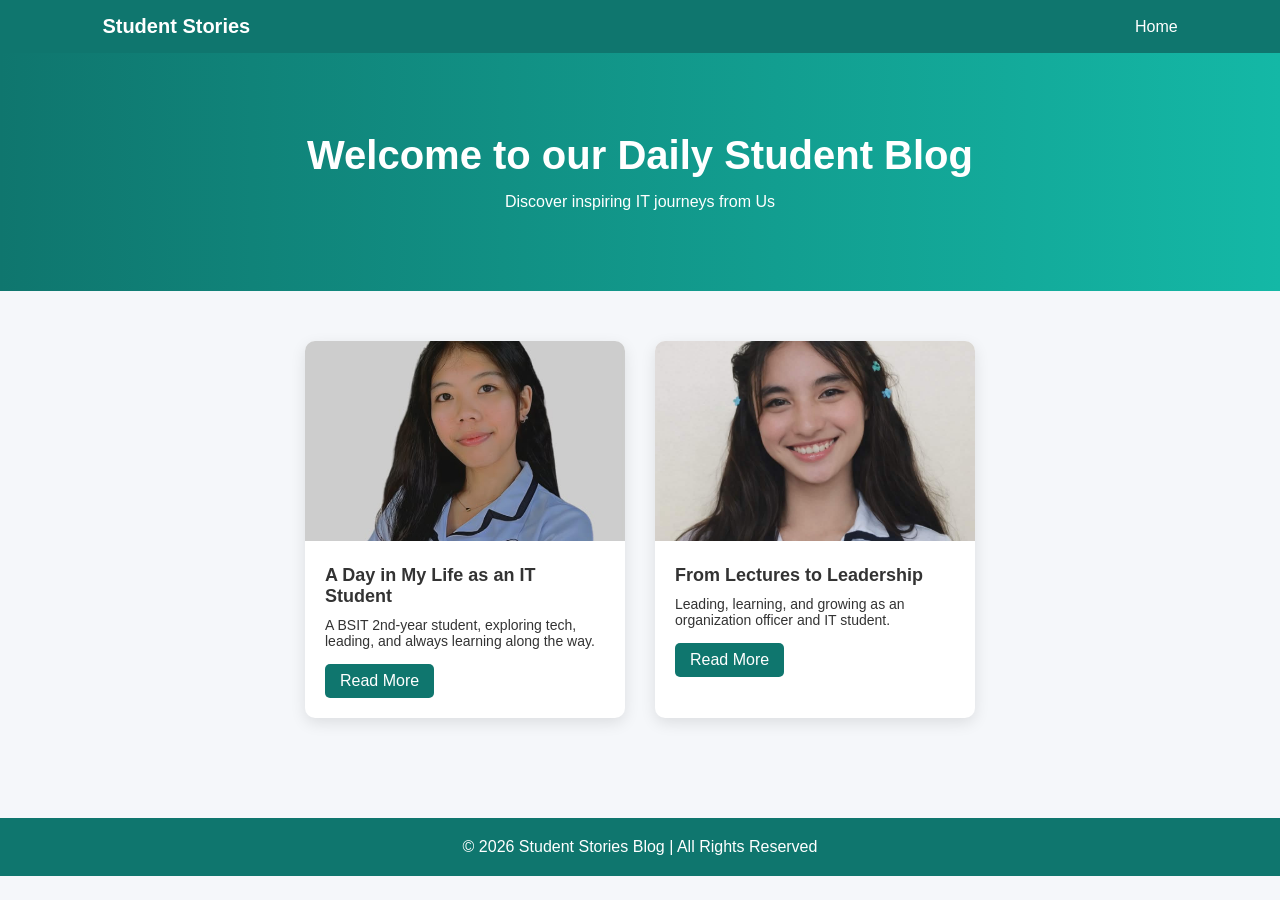
<file: index.html>
<!DOCTYPE html>
<html lang="en">
<head>
    <meta charset="UTF-8">
    <title>Student Stories Blog</title>
    <meta name="viewport" content="width=device-width, initial-scale=1.0">
    <link rel="stylesheet" href="style.css">
</head>
<body>

    <!-- Navigation -->
    <header>
        <div class="logo">Student Stories</div>
        <nav>
            <a href="index.html">Home</a>
        </nav>
    </header>

    <!-- Hero Section -->
    <section class="hero">
        <h1>Welcome to our Daily Student Blog</h1>
        <p>Discover inspiring IT journeys from Us</p>
    </section>

    <!-- Blog Cards -->
    <section class="cards">

        <div class="card">
            <img src="images/student1.jpg" alt="Student 1">
            <div class="card-content">
                <h2>A Day in My Life as an IT Student</h2>
                <p>A BSIT 2nd-year student, exploring tech, leading, and always learning along the way.</p>
                <a href="student1.html" class="btn">Read More</a>
            </div>
        </div>

        <div class="card">
            <img src="images/student2.jpg" alt="Elisha Faith Alcazar">
            <div class="card-content">
                <h2>From Lectures to Leadership</h2>
                <p>Leading, learning, and growing as an organization officer and IT student.</p>
                <a href="student2.html" class="btn">Read More</a>
            </div>
        </div>

    </section>

    <footer>
        <p>© 2026 Student Stories Blog | All Rights Reserved</p>
    </footer>

</body>
</html>
</file>
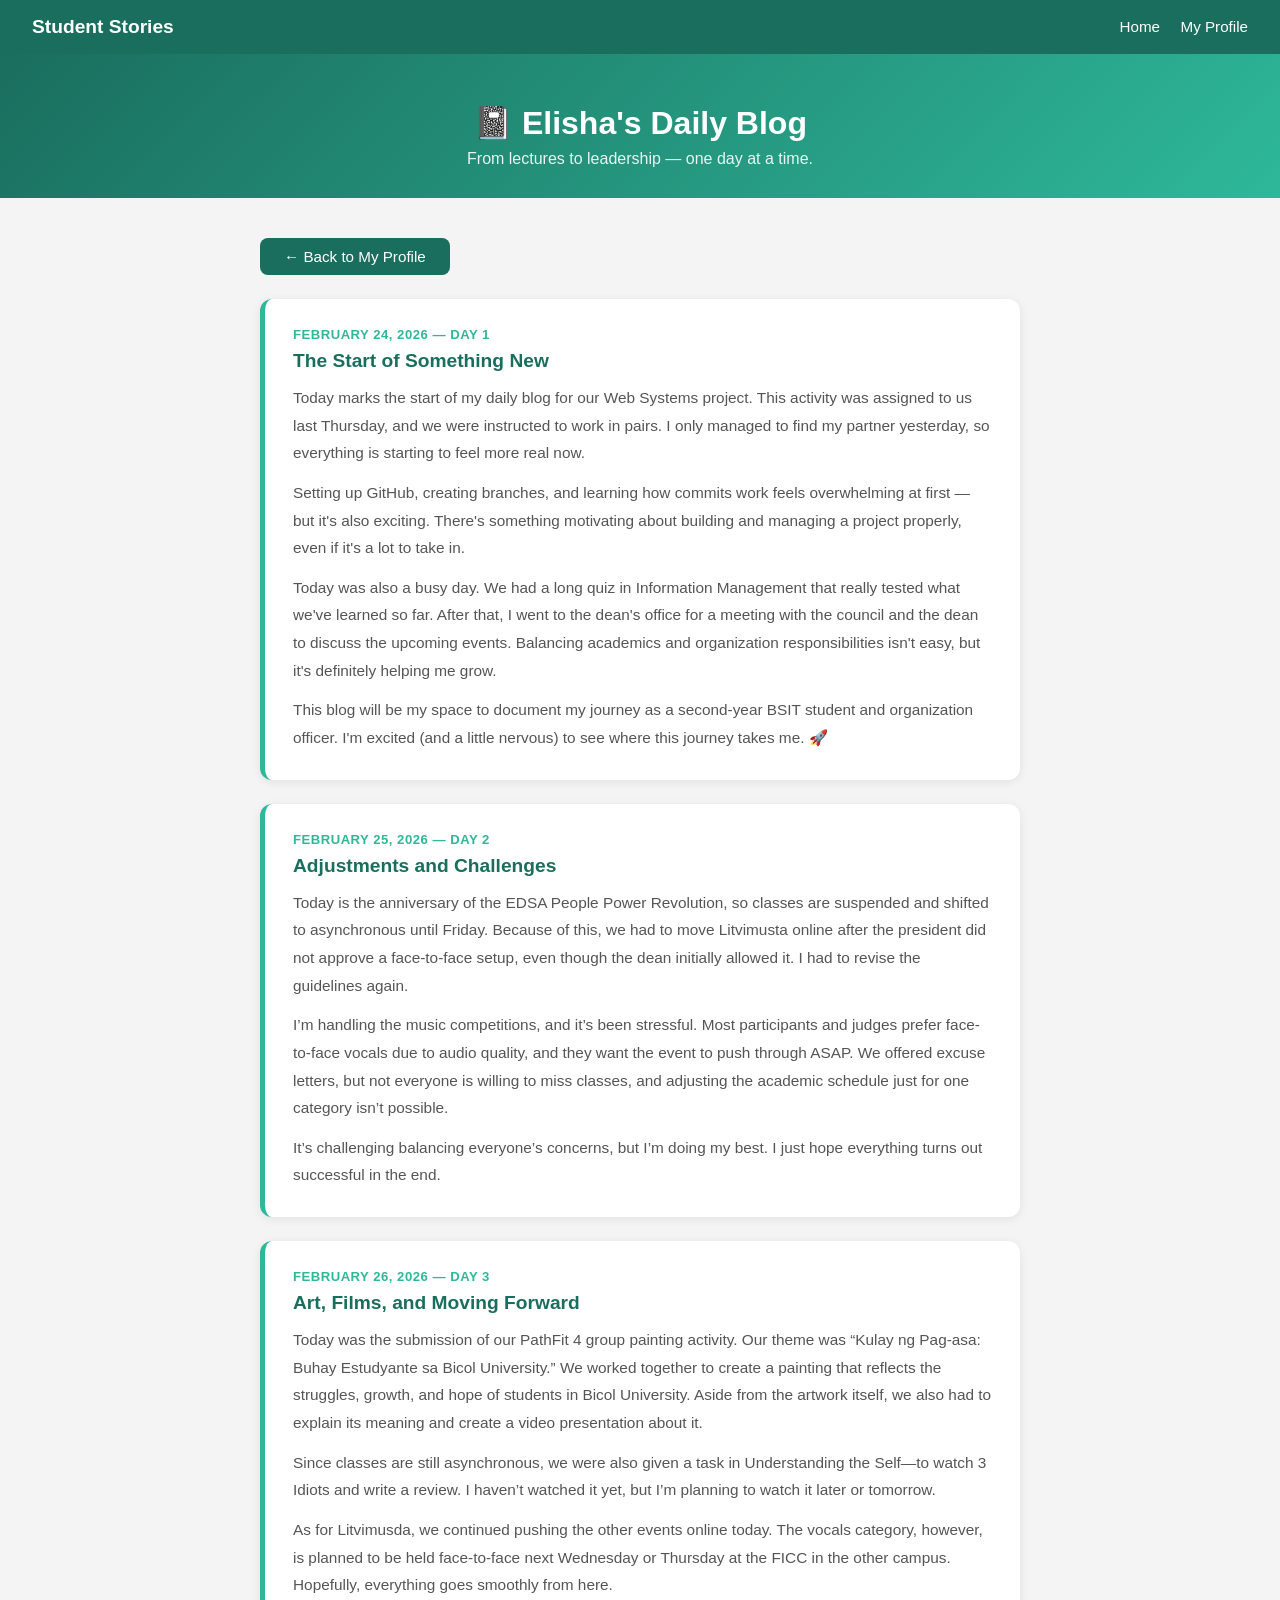
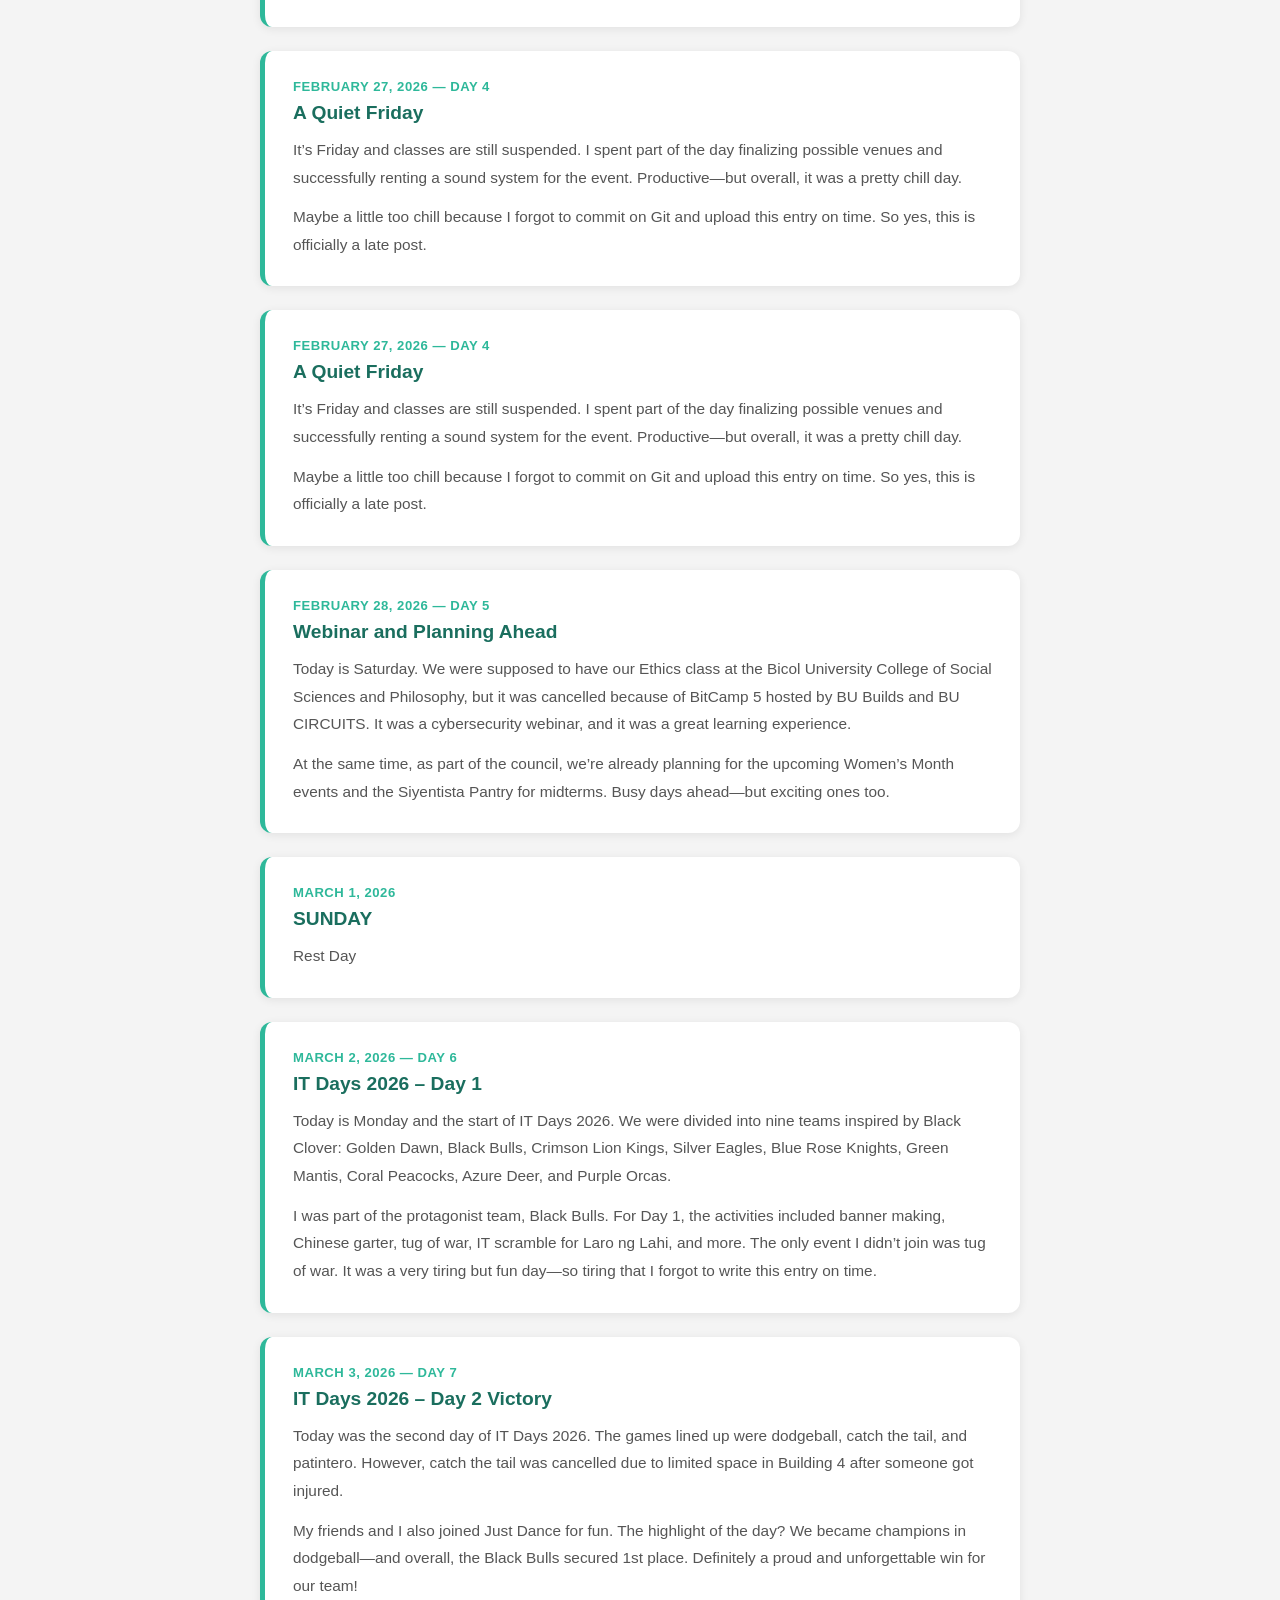
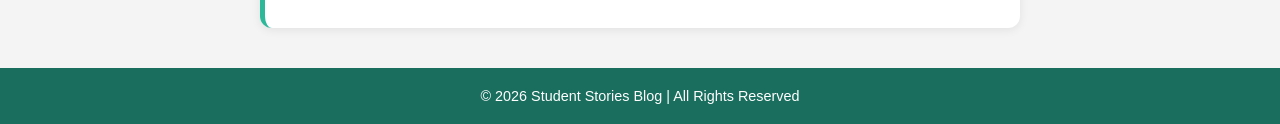
<file: blog.html>
<!DOCTYPE html>
<html lang="en">
<head>
    <meta charset="UTF-8">
    <title>Elisha's Daily Blog</title>
    <meta name="viewport" content="width=device-width, initial-scale=1.0">
    <link rel="stylesheet" href="style.css">
    <style>
        * { box-sizing: border-box; margin: 0; padding: 0; }
        body { font-family: 'Segoe UI', sans-serif; background: #f4f4f4; color: #333; }

        header {
            background: #1a6e5e;
            color: white;
            display: flex;
            justify-content: space-between;
            align-items: center;
            padding: 16px 32px;
        }
        header .logo { font-weight: bold; font-size: 1.2rem; }
        header nav a { color: white; text-decoration: none; font-size: 0.95rem; margin-left: 16px; }

        .blog-hero {
            background: linear-gradient(135deg, #1a6e5e, #2eb89a);
            color: white;
            text-align: center;
            padding: 50px 20px 30px;
        }
        .blog-hero h1 { font-size: 2rem; margin-bottom: 8px; }
        .blog-hero p { font-size: 1rem; opacity: 0.9; }

        .blog-content {
            max-width: 800px;
            margin: 40px auto;
            padding: 0 20px;
        }

        .back-btn {
            display: inline-block;
            margin-bottom: 24px;
            background: #1a6e5e;
            color: white;
            padding: 10px 24px;
            border-radius: 8px;
            text-decoration: none;
            font-size: 0.95rem;
        }
        .back-btn:hover { background: #2eb89a; }

        .entry {
            background: white;
            border-radius: 12px;
            padding: 28px;
            margin-bottom: 24px;
            box-shadow: 0 2px 10px rgba(0,0,0,0.08);
            border-left: 5px solid #2eb89a;
        }
        .entry-date {
            font-size: 0.82rem;
            color: #2eb89a;
            font-weight: 600;
            text-transform: uppercase;
            letter-spacing: 0.5px;
            margin-bottom: 8px;
        }
        .entry h2 {
            font-size: 1.2rem;
            color: #1a6e5e;
            margin-bottom: 12px;
        }
        .entry p {
            color: #555;
            line-height: 1.8;
            font-size: 0.96rem;
            margin-bottom: 12px;
        }
        .entry p:last-child { margin-bottom: 0; }

        footer {
            background: #1a6e5e;
            color: white;
            text-align: center;
            padding: 20px;
            font-size: 0.9rem;
            margin-top: 40px;
        }
    </style>
</head>
<body>

    <header>
        <div class="logo">Student Stories</div>
        <nav>
            <a href="index.html">Home</a>
            <a href="student2.html">My Profile</a>
        </nav>
    </header>

    <section class="blog-hero">
        <h1>📓 Elisha's Daily Blog</h1>
        <p>From lectures to leadership — one day at a time.</p>
    </section>

    <div class="blog-content">

        <a href="student2.html" class="back-btn">← Back to My Profile</a>

        <!-- Entry 1 -->
        <div class="entry">
            <div class="entry-date">February 24, 2026 — Day 1</div>
            <h2>The Start of Something New</h2>
            <p>Today marks the start of my daily blog for our Web Systems project. This activity was assigned to us last Thursday, and we were instructed to work in pairs. I only managed to find my partner yesterday, so everything is starting to feel more real now.</p>
            <p>Setting up GitHub, creating branches, and learning how commits work feels overwhelming at first — but it's also exciting. There's something motivating about building and managing a project properly, even if it's a lot to take in.</p>
            <p>Today was also a busy day. We had a long quiz in Information Management that really tested what we've learned so far. After that, I went to the dean's office for a meeting with the council and the dean to discuss the upcoming events. Balancing academics and organization responsibilities isn't easy, but it's definitely helping me grow.</p>
            <p>This blog will be my space to document my journey as a second-year BSIT student and organization officer. I'm excited (and a little nervous) to see where this journey takes me. 🚀</p>
        </div>
        
        <!-- Entry 2 -->
        <div class="entry">
            <div class="entry-date">February 25, 2026 — Day 2</div>
            <h2>Adjustments and Challenges</h2>
            <p>Today is the anniversary of the EDSA People Power Revolution, so classes are suspended and shifted to asynchronous until Friday. Because of this, we had to move Litvimusta online after the president did not approve a face-to-face setup, even though the dean initially allowed it. I had to revise the guidelines again.</p>
            <p>I’m handling the music competitions, and it’s been stressful. Most participants and judges prefer face-to-face vocals due to audio quality, and they want the event to push through ASAP. We offered excuse letters, but not everyone is willing to miss classes, and adjusting the academic schedule just for one category isn’t possible.</p>
            <p>It’s challenging balancing everyone’s concerns, but I’m doing my best. I just hope everything turns out successful in the end.</p>
        </div>

        <!-- Entry 3 -->
        <div class="entry">
            <div class="entry-date">February 26, 2026 — Day 3</div>
            <h2>Art, Films, and Moving Forward</h2>
            <p>Today was the submission of our PathFit 4 group painting activity. Our theme was “Kulay ng Pag-asa: Buhay Estudyante sa Bicol University.” We worked together to create a painting that reflects the struggles, growth, and hope of students in Bicol University. Aside from the artwork itself, we also had to explain its meaning and create a video presentation about it.</p>
            <p>Since classes are still asynchronous, we were also given a task in Understanding the Self—to watch 3 Idiots and write a review. I haven’t watched it yet, but I’m planning to watch it later or tomorrow.</p>
            <p>As for Litvimusda, we continued pushing the other events online today. The vocals category, however, is planned to be held face-to-face next Wednesday or Thursday at the FICC in the other campus. Hopefully, everything goes smoothly from here.</p>
        </div>

        <!-- Entry 4 -->
        <div class="entry">
            <div class="entry-date">February 27, 2026 — Day 4</div>
            <h2>A Quiet Friday</h2>
            <p>It’s Friday and classes are still suspended. I spent part of the day finalizing possible venues and successfully renting a sound system for the event. Productive—but overall, it was a pretty chill day.</p>
            <p>Maybe a little too chill because I forgot to commit on Git and upload this entry on time. So yes, this is officially a late post.</p>
        </div>

        <!-- Entry 5 -->
        <div class="entry">
            <div class="entry-date">February 27, 2026 — Day 4</div>
            <h2>A Quiet Friday</h2>
            <p>It’s Friday and classes are still suspended. I spent part of the day finalizing possible venues and successfully renting a sound system for the event. Productive—but overall, it was a pretty chill day.</p>
            <p>Maybe a little too chill because I forgot to commit on Git and upload this entry on time. So yes, this is officially a late post.</p>
        </div>

        <!-- Entry 6 -->
        <div class="entry">
            <div class="entry-date">February 28, 2026 — Day 5</div>
            <h2>Webinar and Planning Ahead</h2>
            <p>Today is Saturday. We were supposed to have our Ethics class at the Bicol University College of Social Sciences and Philosophy, but it was cancelled because of BitCamp 5 hosted by BU Builds and BU CIRCUITS. It was a cybersecurity webinar, and it was a great learning experience.</p>
            <p>At the same time, as part of the council, we’re already planning for the upcoming Women’s Month events and the Siyentista Pantry for midterms. Busy days ahead—but exciting ones too.</p>
        </div>

        <!-- No Entry -->
        <div class="entry">
            <div class="entry-date">March 1, 2026</div>
            <h2>SUNDAY</h2>
            <p>Rest Day</p>
        </div>
        
        <!-- Entry 7 -->
        <div class="entry">
            <div class="entry-date">March 2, 2026 — Day 6</div>
            <h2>IT Days 2026 – Day 1</h2>
            <p>Today is Monday and the start of IT Days 2026. We were divided into nine teams inspired by Black Clover: Golden Dawn, Black Bulls, Crimson Lion Kings, Silver Eagles, Blue Rose Knights, Green Mantis, Coral Peacocks, Azure Deer, and Purple Orcas.</p>
            <p>I was part of the protagonist team, Black Bulls. For Day 1, the activities included banner making, Chinese garter, tug of war, IT scramble for Laro ng Lahi, and more. The only event I didn’t join was tug of war. It was a very tiring but fun day—so tiring that I forgot to write this entry on time.</p>
        </div>

        <!-- Entry 8 -->
        <div class="entry">
            <div class="entry-date">March 3, 2026 — Day 7</div>
            <h2>IT Days 2026 – Day 2 Victory</h2>
            <p>Today was the second day of IT Days 2026. The games lined up were dodgeball, catch the tail, and patintero. However, catch the tail was cancelled due to limited space in Building 4 after someone got injured.</p>
            <p>My friends and I also joined Just Dance for fun. The highlight of the day? We became champions in dodgeball—and overall, the Black Bulls secured 1st place. Definitely a proud and unforgettable win for our team!</p>
        </div>
    </div>

    <footer>
        <p>© 2026 Student Stories Blog | All Rights Reserved</p>
    </footer>

</body>
</html>
</file>
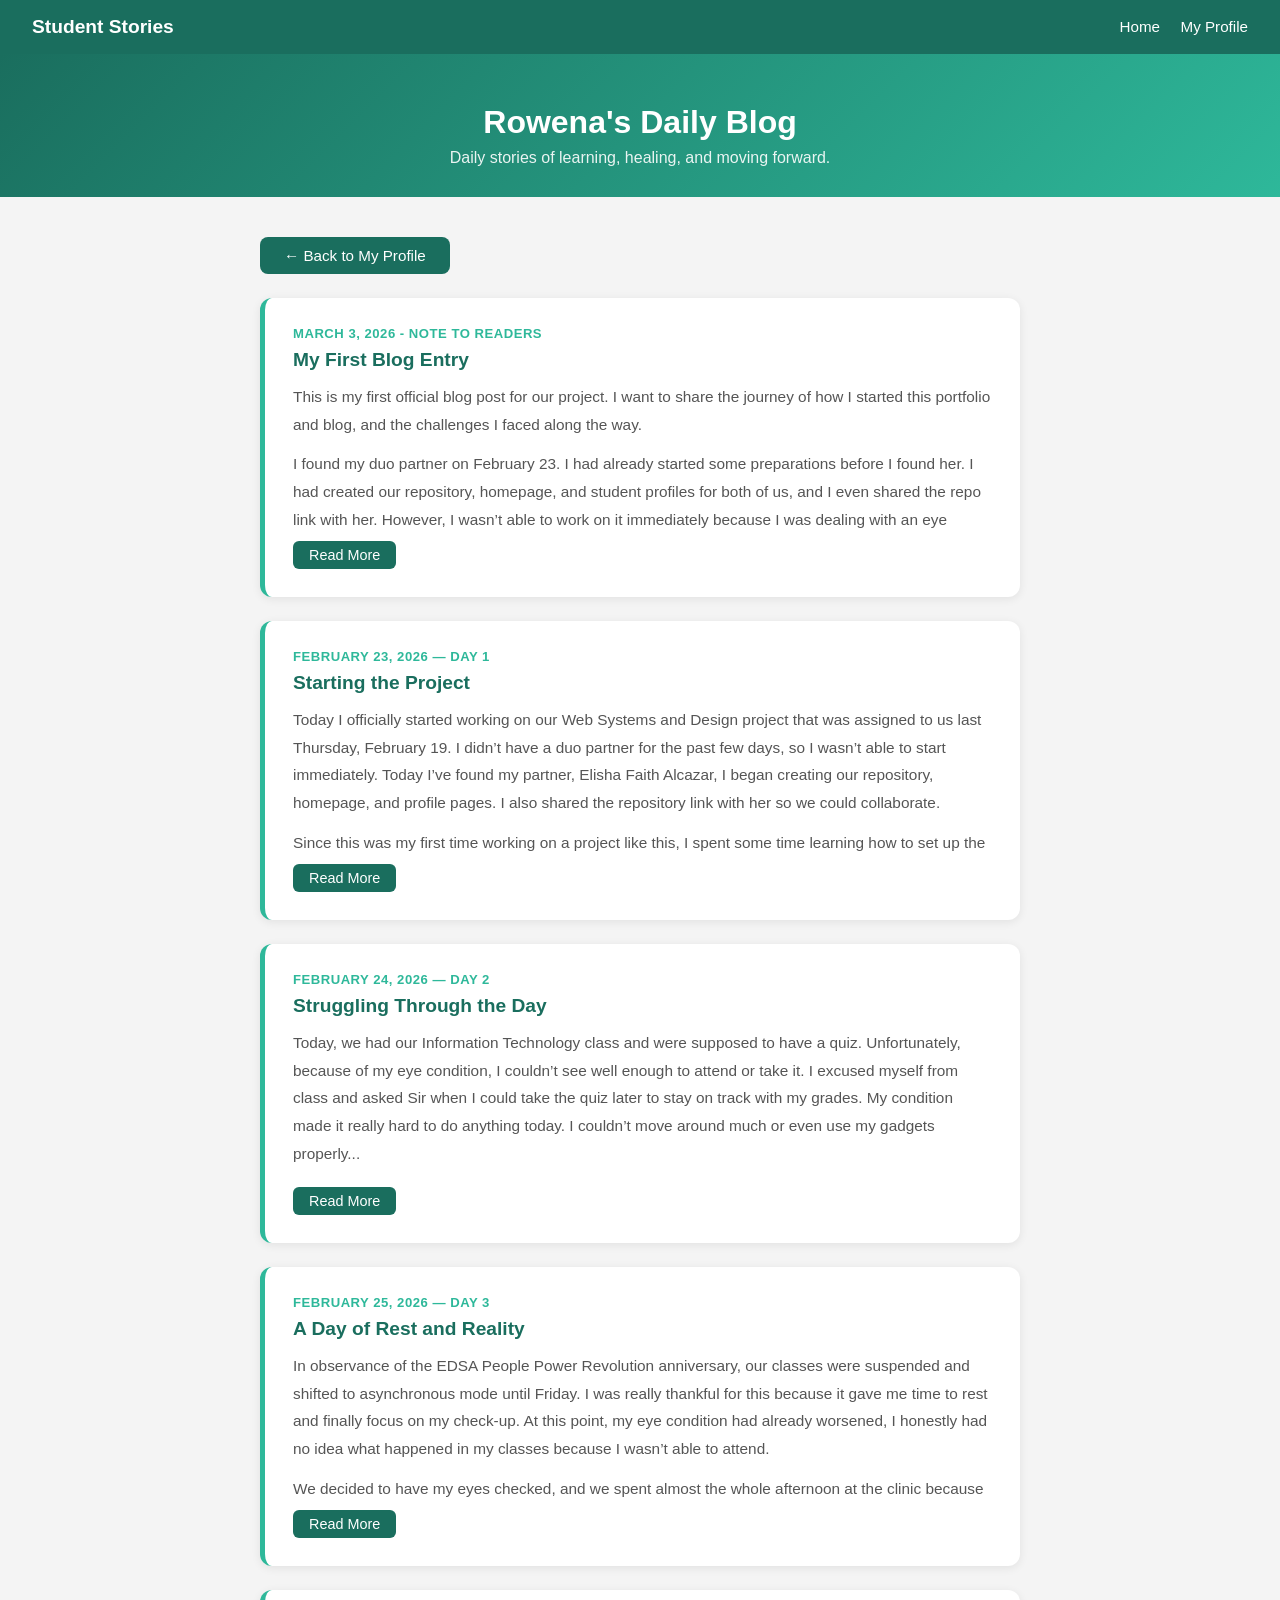
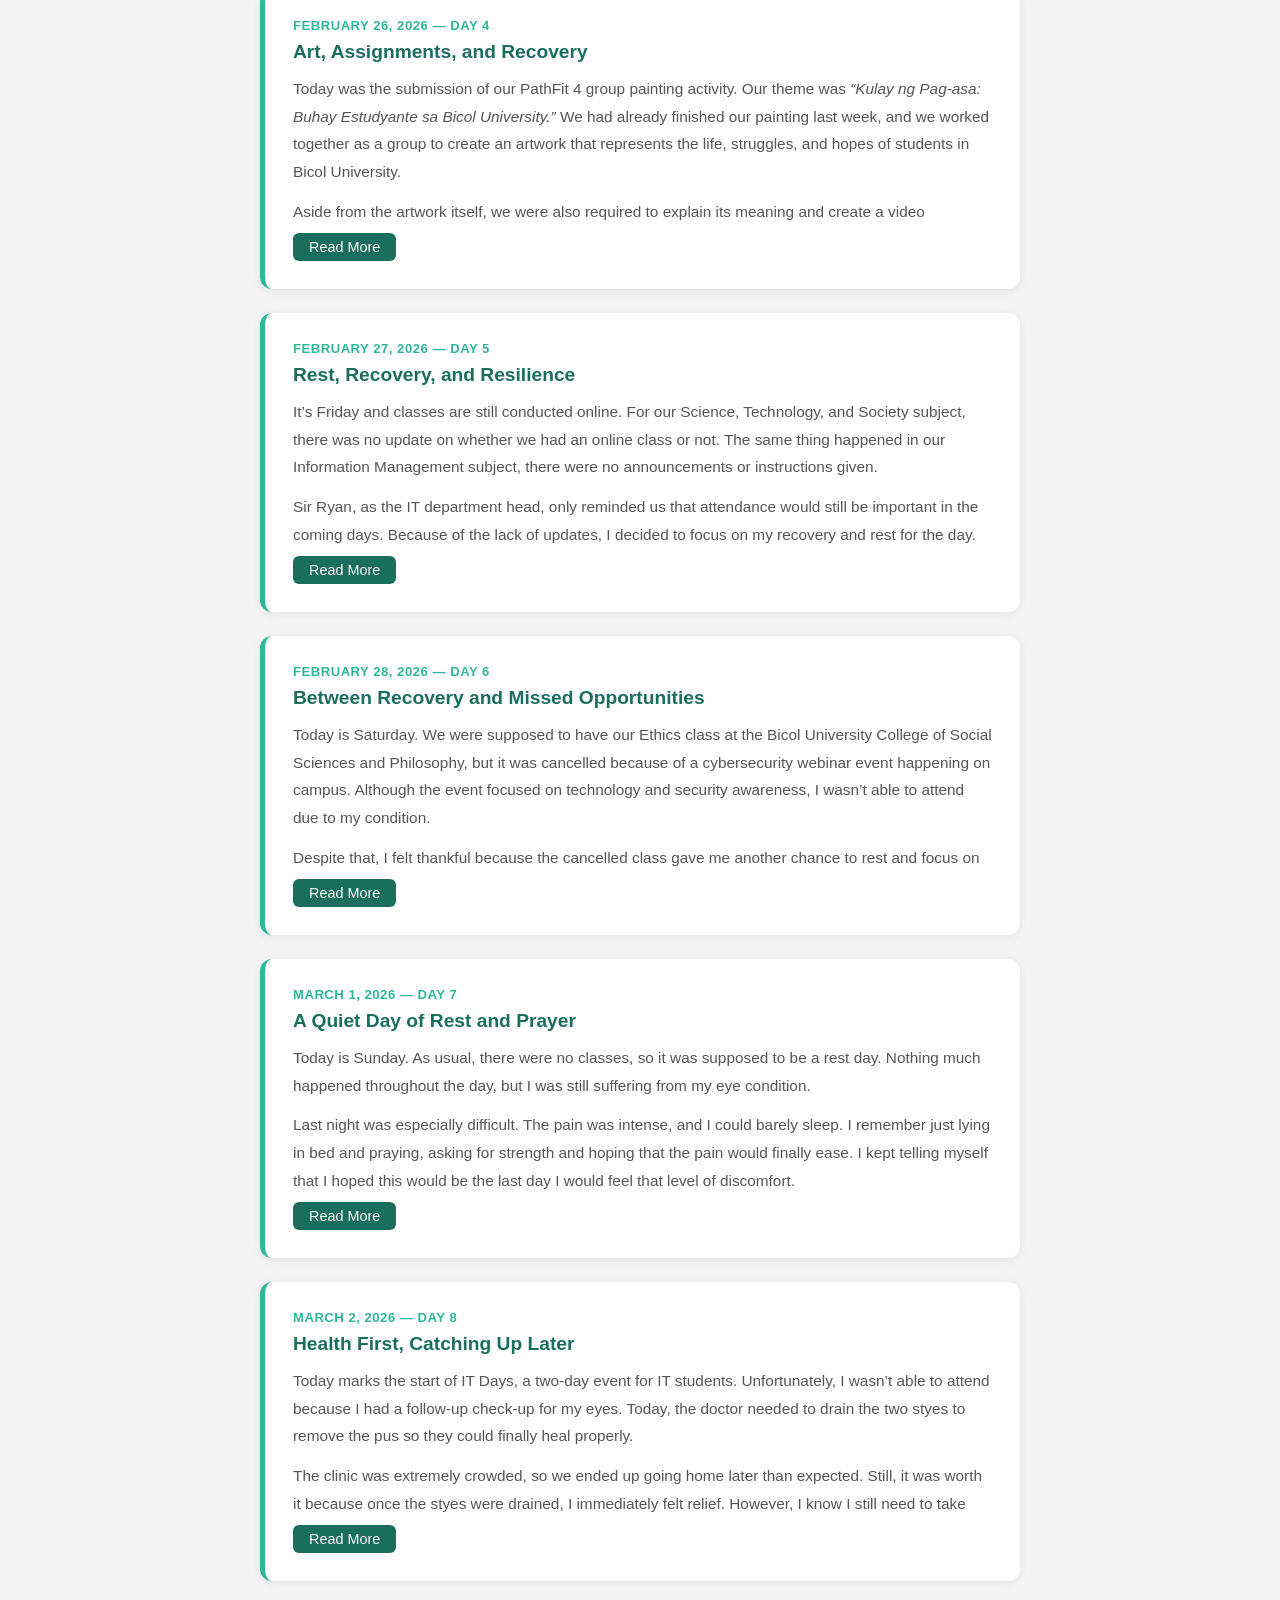
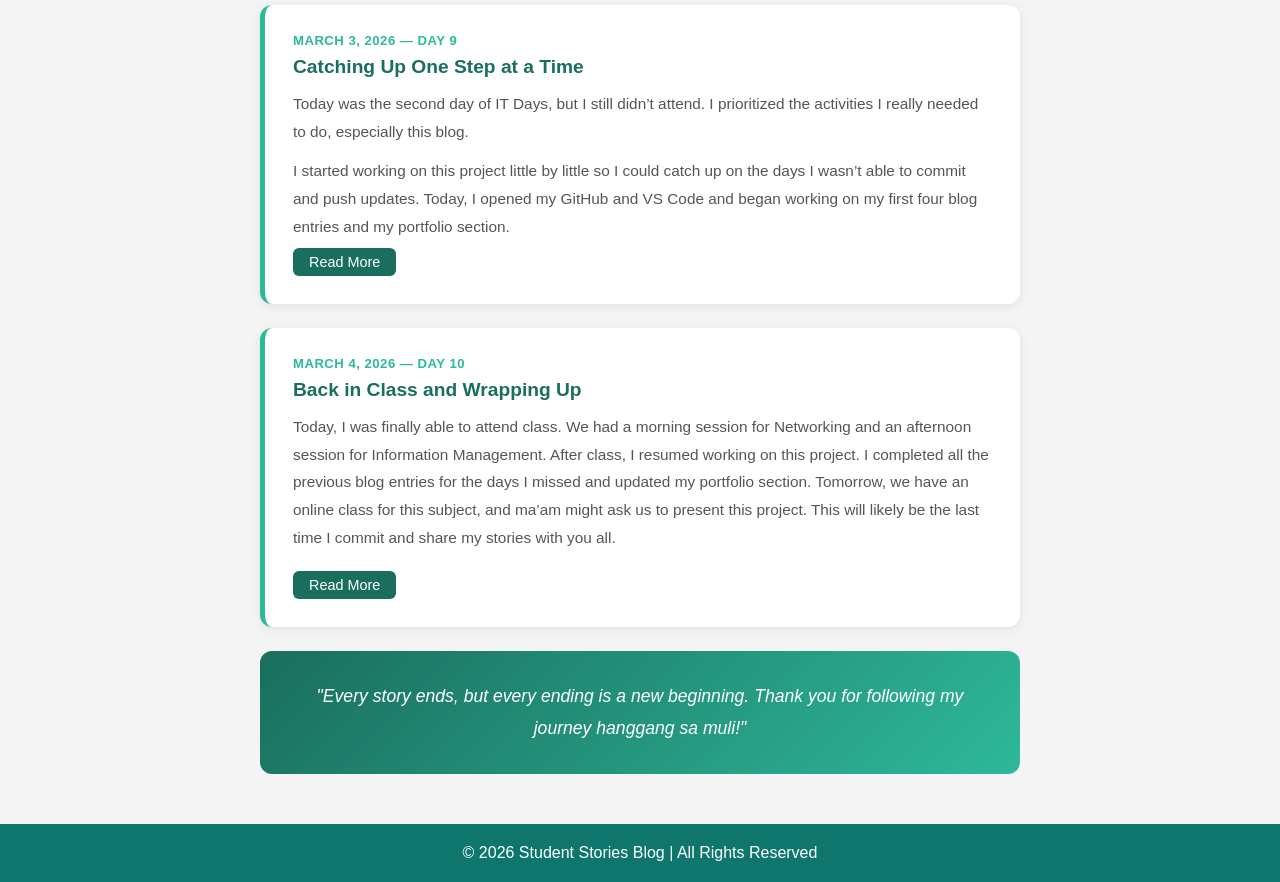
<file: rowena-blogpage.html>
<!DOCTYPE html>
<html lang="en">
<head>
    <meta charset="UTF-8">
    <title>Rowena's Daily Blog</title>
    <meta name="viewport" content="width=device-width, initial-scale=1.0">
    <link rel="stylesheet" href="style.css">
    <style>
        * { box-sizing: border-box; margin: 0; padding: 0; }
        body { font-family: 'Segoe UI', sans-serif; background: #f4f4f4; color: #333; }

        header {
            background: #1a6e5e;
            color: white;
            display: flex;
            justify-content: space-between;
            align-items: center;
            padding: 16px 32px;
        }
        header .logo { font-weight: bold; font-size: 1.2rem; }
        header nav a { color: white; text-decoration: none; font-size: 0.95rem; margin-left: 16px; }

        .blog-hero {
            background: linear-gradient(135deg, #1a6e5e, #2eb89a);
            color: white;
            text-align: center;
            padding: 50px 20px 30px;
        }
        .blog-hero h1 { font-size: 2rem; margin-bottom: 8px; }
        .blog-hero p { font-size: 1rem; opacity: 0.9; }

        .blog-content {
            max-width: 800px;
            margin: 40px auto;
            padding: 0 20px;
        }

        .back-btn {
            display: inline-block;
            margin-bottom: 24px;
            background: #1a6e5e;
            color: white;
            padding: 10px 24px;
            border-radius: 8px;
            text-decoration: none;
            font-size: 0.95rem;
        }
        .back-btn:hover { background: #2eb89a; }

        .entry {
            background: white;
            border-radius: 12px;
            padding: 28px;
            margin-bottom: 24px;
            box-shadow: 0 2px 10px rgba(0,0,0,0.08);
            border-left: 5px solid #2eb89a;
            overflow: hidden;
            position: relative;
        }
        .entry-date {
            font-size: 0.82rem;
            color: #2eb89a;
            font-weight: 600;
            text-transform: uppercase;
            letter-spacing: 0.5px;
            margin-bottom: 8px;
        }
        .entry h2 {
            font-size: 1.2rem;
            color: #1a6e5e;
            margin-bottom: 12px;
        }
        .entry p {
            color: #555;
            line-height: 1.8;
            font-size: 0.96rem;
            margin-bottom: 12px;
        }
        .entry p:last-child { margin-bottom: 0; }

        /* Read More button */
        .read-btn {
            display: inline-block;
            background: #1a6e5e;
            color: white;
            padding: 6px 16px;
            border-radius: 6px;
            cursor: pointer;
            font-size: 0.9rem;
            margin-top: 8px;
        }
        .read-btn:hover { background: #2eb89a; }

        /* Preview text for the blog */
        .preview {
            max-height: 150px; /* height of preview */
            overflow: hidden;
            position: relative;
        }
        .quote-box {
            background: linear-gradient(135deg, #1a6e5e, #2eb89a);
            color: white;
            border-radius: 12px;
            padding: 30px;
            text-align: center;
            margin-bottom: 24px;
            font-size: 1.1rem;
            font-style: italic;
            line-height: 1.8;
        }

    </style>
</head>
<body>

    <header>
        <div class="logo">Student Stories</div>
        <nav>
            <a href="index.html">Home</a>
            <a href="student1.html">My Profile</a>
        </nav>
    </header>

    <section class="blog-hero">
        <h1>Rowena's Daily Blog</h1>
        <p>Daily stories of learning, healing, and moving forward.</p>
    </section>

    <div class="blog-content">

        <a href="student1.html" class="back-btn">← Back to My Profile</a>

        <!-- Entry 1 -->
        <div class="entry">
            <div class="entry-date">March 3, 2026 - NOTE TO READERS</div>
            <h2>My First Blog Entry</h2>
            <div class="preview">
                <p>This is my first official blog post for our project. I want to share the journey of how I started this portfolio and blog, and the challenges I faced along the way.</p>
                <p>I found my duo partner on February 23. I had already started some preparations before I found her. I had created our repository, homepage, and student profiles for both of us, and I even shared the repo link with her. However, I wasn’t able to work on it immediately because I was dealing with an eye infection that lasted about a week. I had planned to start on Monday, but I had to return to the hospital for a follow-up check, which delayed my work further. Today is the first day I was able to fully manage my time and work on this blog. It was challenging at first, especially since this was my first time doing a project like this. I faced difficulties such as understanding site examples, organizing files, and figuring out the structure, but I gradually overcame them by researching, experimenting, and asking questions when needed.</p>
                <p>Since I wasn’t able to post my daily blog entries on the days I missed, I plan to cover those days by recalling what I did last week. I am determined to work hard and finish all the remaining blog entries before our project presentation. I am even willing to dedicate extra time to make up for the days I missed and ensure that my portfolio is complete and polished.</p>
            </div>
            <span class="read-btn" onclick="toggleRead(this)">Read More</span>
        </div>

        <!-- Entry 2 -->
        <div class="entry">
            <div class="entry-date">February 23, 2026 — Day 1</div>
            <h2>Starting the Project</h2>
            <div class="preview">
                <p>Today I officially started working on our Web Systems and Design project that was assigned to us last Thursday, February 19. I didn’t have a duo partner for the past few days, so I wasn’t able to start immediately. Today I’ve found my partner, Elisha Faith Alcazar, I began creating our repository, homepage, and profile pages. I also shared the repository link with her so we could collaborate.</p>
                <p>Since this was my first time working on a project like this, I spent some time learning how to set up the GitHub repository, create branches, and understand commits. I practiced making my first commits and pushing changes to the repository. To learn more and understand the process better, I also watched lots of tutorial videos. At first, it felt overwhelming and confusing, especially figuring out how to organize files and structure the project properly. But I gradually got the hang of it by experimenting, researching, and asking questions when needed.</p>
                <p>At the same time, I was dealing with an eye infection, my eyes were swollen and painful, but I tried to work on the project anyway since I needed to cooperate with my partner. I was able to manage my condition just enough to start, and I instructed her on what tasks to do while we organized the work together.</p>
                <p>Because of my condition, I also excused myself from class today, including both our Networking and Web Systems and Design sessions. In Web Systems, we had a quiz scheduled, but I wasn’t able to take it. I informed ma’am about my situation and asked when I could take the quiz so I can stay on track with my grades while continuing to work on the project.</p>
                <p>Working on this project teaches us how important preparation, patience, and persistence are. It shows that even when facing challenges like being sick, we can still make progress if we focus on what we can do. Watching tutorials and practicing hands-on helps us understand new skills better, and collaborating with a partner requires clear communication and guidance. This experience shows that learning and perseverance go hand in hand when completing a project successfully.</p>
            </div>
            <span class="read-btn" onclick="toggleRead(this)">Read More</span>
        </div>

        <!-- Entry 3 -->
        <div class="entry">
            <div class="entry-date">February 24, 2026 — Day 2</div>
            <h2>Struggling Through the Day</h2>
            <div class="preview">
                <p>Today, we had our Information Technology class and were supposed to have a quiz. Unfortunately, because of my eye condition, I couldn’t see well enough to attend or take it. I excused myself from class and asked Sir when I could take the quiz later to stay on track with my grades.  
                My condition made it really hard to do anything today. I couldn’t move around much or even use my gadgets properly...</p>
                <p>Even simple things like getting my food became impossible without help. I’m grateful that my family was there to assist me throughout the day, it made a huge difference.  
                Thankfully, our asynchronous class allowed me to rest. Given my condition, I wouldn’t have learned anything if I had tried to participate. I needed to focus on recovery, and I’m glad I could take the time to rest without falling behind in class.</p> 
                <p>Today reminded me how important it is to listen to my body, take care of myself, and accept help when needed, even while trying to keep up with schoolwork.</p>
            </div>
            <span class="read-btn" onclick="toggleRead(this)">Read More</span>
        </div>

        <!-- Entry 4 -->
        <div class="entry">
            <div class="entry-date">February 25, 2026 — Day 3</div>
            <h2>A Day of Rest and Reality</h2>

            <div class="preview">
                <p>In observance of the EDSA People Power Revolution anniversary, our classes were suspended and shifted to asynchronous mode until Friday. I was really thankful for this because it gave me time to rest and finally focus on my check-up.
                    At this point, my eye condition had already worsened, I honestly had no idea what happened in my classes because I wasn’t able to attend.</p>
                <p>We decided to have my eyes checked, and we spent almost the whole afternoon at the clinic because of the long lines. After the check-up, the doctor gave me a prescription for several medications. The total cost almost reached more than ₱2,000, which was really heavy for us financially.</p>
                <p>We didn’t have enough money to buy everything at once, so we decided to purchase the medicines little by little. At that time, we didn’t bring enough cash, so I was only able to take my medicine around 8 PM when my father arrived from work and bought it for me.</p>
                <p>I was also thankful because my uncle had leftover medicine that was the same as what was prescribed to me. He previously had an eye infection too and went to the same clinic. Because of that, we were able to save more than ₱700, and I only needed to buy the remaining medicines gradually.</p>
                <p>This experience taught me how important it is to be grateful even during difficult times, to appreciate the help of family, and to understand that health should always come first. It also reminded me that rest is sometimes necessary, not a weakness.</p>
            </div>

            <span class="read-btn" onclick="toggleRead(this)">Read More</span>
        </div>

        <!-- Entry 5 -->
        <div class="entry">
            <div class="entry-date">February 26, 2026 — Day 4</div>
            <h2>Art, Assignments, and Recovery</h2>

            <div class="preview">
                <p>
                    Today was the submission of our PathFit 4 group painting activity. Our theme was
                    <em>“Kulay ng Pag-asa: Buhay Estudyante sa Bicol University.”</em>
                    We had already finished our painting last week, and we worked together as a group
                    to create an artwork that represents the life, struggles, and hopes of students
                    in Bicol University.
                </p>

                <p>
                    Aside from the artwork itself, we were also required to explain its meaning and
                    create a video presentation. Unfortunately, I was not able to participate in the
                    video because of my eye condition. I was also unable to properly update our
                    instructor about my situation, and there were no clear updates in our group chat,
                    which made me worried about what might happen. Because of my condition, I wasn’t
                    able to assist or manage our group the way I usually would.
                </p>

                <p>
                    Since classes are still asynchronous, we were also given a task in
                    <strong>Understanding the Self</strong> to watch the movie <em>3 Idiots</em> and
                    write a review. I haven’t watched it yet, but I plan to do so once my condition
                    improves. Yesterday, my eye condition was already bad, and today it became even
                    worse. This is only my second time taking the prescribed medicine, so I understand
                    that recovery will not be instant.
                </p>

                <p>
                    This experience taught me the importance of patience, understanding my limits,
                    and communicating properly during group work. It also reminded me that health
                    should always come first, even when responsibilities continue to pile up.
                </p>
            </div>

            <span class="read-btn" onclick="toggleRead(this)">Read More</span>
        </div>

        <!-- Entry: February 27, 2026 -->
        <div class="entry">
            <div class="entry-date">February 27, 2026 — Day 5</div>
            <h2>Rest, Recovery, and Resilience</h2>

            <div class="preview">
                <p>It’s Friday and classes are still conducted online. For our Science, Technology, and Society subject, there was no update on whether we had an online class or not. The same thing happened in our Information Management subject, there were no announcements or instructions given.</p>

                <p>Sir Ryan, as the IT department head, only reminded us that attendance would still be important in the coming days. Because of the lack of updates, I decided to focus on my recovery and rest for the day.</p>

                <p>However, instead of improving, my condition became worse. I developed two painful bumps on my eye, which I think might be styes. This may have been caused by constantly removing my eyelashes because my eye kept producing discharge and mucus.</p>

                <p>This was one of the hardest moments for me. My eye infection started when my eyelash scratched the white part of my eye, which later became infected. Since there was mascara on my eyelashes and the infection hadn’t healed yet, my condition worsened and led to new complications.</p>

                <p>Even though it was painful and frustrating, I reminded myself to stay strong. This experience tested my patience, but I know that I can get through this with proper care, rest, and determination.</p>

                <p>This experience taught me that health should always be a priority. No matter how important school tasks and deadlines are, they become meaningless if my body cannot keep up. I learned that it is okay to slow down, rest, and ask for understanding when needed. Taking care of myself is not a sign of weakness but a necessary step to recover and continue moving forward with strength and determination.</p>
            </div>

            <span class="read-btn" onclick="toggleRead(this)">Read More</span>
        </div>

        <!-- Entry: February 28, 2026 -->
        <div class="entry">
            <div class="entry-date">February 28, 2026 — Day 6</div>
            <h2>Between Recovery and Missed Opportunities</h2>
            <div class="preview">
                <p>Today is Saturday. We were supposed to have our Ethics class at the Bicol University College of Social Sciences and Philosophy, but it was cancelled because of a cybersecurity webinar event happening on campus. Although the event focused on technology and security awareness, I wasn’t able to attend due to my condition.</p>

                <p>Despite that, I felt thankful because the cancelled class gave me another chance to rest and focus on my recovery. At the same time, I couldn’t help but feel a bit sad and regretful. As a CIRCUITS officer, I wanted to be there to help and participate in the event, but my health did not allow me to do so.</p>

                <p>As for my eye condition, it stayed the same. The two bumps are still there and continue to produce discharge, making it hard for me to open my eyes every morning. Thankfully, my mom always helps me by preparing warm water so I can gently soak my face, which helps soften the discharge and makes it easier for me to open my eyes.</p>

                <p>This afternoon, my mom also decided to try a traditional way of checking my condition. It was my first time experiencing it, and honestly, I don’t really believe in these things. I even shouted in surprise when she placed the black charcoal on my skin. Still, I’m willing to try anything that might help me recover faster.</p>

                <p>This day taught me that healing requires patience and openness. Even when I miss opportunities and responsibilities, I am reminded that my health comes first. Sometimes recovery means accepting help, trying different approaches, and trusting that better days will come once I am well again.</p>
            </div>
            <span class="read-btn" onclick="toggleRead(this)">Read More</span>
        </div>

        <!-- Entry: February 29, 2026 -->
        <div class="entry">
            <div class="entry-date">March 1, 2026 — Day 7</div>
            <h2>A Quiet Day of Rest and Prayer</h2>
            <div class="preview">
                <p>Today is Sunday. As usual, there were no classes, so it was supposed to be a rest day. Nothing much happened throughout the day, but I was still suffering from my eye condition.</p>

                <p>Last night was especially difficult. The pain was intense, and I could barely sleep. I remember just lying in bed and praying, asking for strength and hoping that the pain would finally ease. I kept telling myself that I hoped this would be the last day I would feel that level of discomfort.</p>

                <p>As of today, my condition is mostly the same. My eye still produces discharge, so I need to clean it frequently. However, compared to the past days, it is no longer as swollen as before. The two bumps or styes are still present, but overall, my eye feels a bit more manageable now.</p>

                <p>This day reminded me that healing doesn’t always happen instantly. Sometimes progress is slow, but even small improvements matter. Through rest, prayer, and patience, I learned to appreciate every little sign that things are getting better.</p>
            </div>
            <span class="read-btn" onclick="toggleRead(this)">Read More</span>
        </div>

        <!-- Entry: March 30, 2026 -->
        <div class="entry">
            <div class="entry-date">March 2, 2026 — Day 8</div>
            <h2>Health First, Catching Up Later</h2>
            <div class="preview">
                <p>Today marks the start of IT Days, a two-day event for IT students. Unfortunately, I wasn’t able to attend because I had a follow-up check-up for my eyes. Today, the doctor needed to drain the two styes to remove the pus so they could finally heal properly.</p>

                <p>The clinic was extremely crowded, so we ended up going home later than expected. Still, it was worth it because once the styes were drained, I immediately felt relief. However, I know I still need to take care of my eyes properly to ensure full recovery.</p>

                <p>When I got home, I rested my eyes as much as possible to promote healing. I’ve already missed several activities due to my condition, but my goal now is to recover fully so I can catch up on all the events and tasks I’ve missed.</p>

                <p>This experience taught me that sometimes health must come first. Even if I miss out on important events, taking the time to heal properly allows me to perform better later. Patience and self-care are key, and I’ve learned to prioritize what really matters so I can catch up effectively without making my condition worse.</p>
            </div>
            <span class="read-btn" onclick="toggleRead(this)">Read More</span>
        </div>

        <!-- Entry: March 3, 2026 -->
        <div class="entry">
            <div class="entry-date">March 3, 2026 — Day 9</div>
            <h2>Catching Up One Step at a Time</h2>
            <div class="preview">
                <p>Today was the second day of IT Days, but I still didn’t attend. I prioritized the activities I really needed to do, especially this blog.</p>

                <p>I started working on this project little by little so I could catch up on the days I wasn’t able to commit and push updates. Today, I opened my GitHub and VS Code and began working on my first four blog entries and my portfolio section.</p>

                <p>Regarding my eyes, they are okay now but still not fully back to their normal shape. My left and right eyes aren’t even yet, so it will still take some time to fully heal.</p>

                <p>This day taught me that recovery and catching up require patience. Even if progress is slow, focusing on small, consistent steps allows me to move forward without feeling overwhelmed.</p>
            </div>
            <span class="read-btn" onclick="toggleRead(this)">Read More</span>
        </div>

        <!-- Entry: March 4, 2026 -->
        <div class="entry">
            <div class="entry-date">March 4, 2026 — Day 10</div>
            <h2>Back in Class and Wrapping Up</h2>
            <div class="preview">
                <p>Today, I was finally able to attend class. We had a morning session for Networking and an afternoon session for Information Management. After class, I resumed working on this project. I completed all the previous blog entries for the days I missed and updated my portfolio section. Tomorrow, we have an online class for this subject, and ma’am might ask us to present this project. This will likely be the last time I commit and share my stories with you all.</p>

                <p>I really had fun doing this project, even though it was challenging at times. It taught me patience, time management, and how to persevere through difficulties like being sick and catching up on missed work. I also learned the importance of documenting progress consistently and collaborating effectively with my partner. I’m grateful for the opportunity to reflect on my learning journey and to share it with others. Until next time, hangang sa muli!</p>
            </div>
            <span class="read-btn" onclick="toggleRead(this)">Read More</span>
        </div>

        <!-- Goodbye Quote -->
        <div class="quote-box">
            "Every story ends, but every ending is a new beginning. Thank you for following my journey hanggang sa muli!"
        </div>

    </div>

    <footer>
        <p>© 2026 Student Stories Blog | All Rights Reserved</p>
    </footer>

    <script>
        function toggleRead(btn) {
            const preview = btn.previousElementSibling;
            if(preview.style.maxHeight) {
                preview.style.maxHeight = null;
                btn.innerText = "Read More";
            } else {
                preview.style.maxHeight = preview.scrollHeight + "px";
                btn.innerText = "Read Less";
            }
        }
    </script>

</body>
</html>
</file>
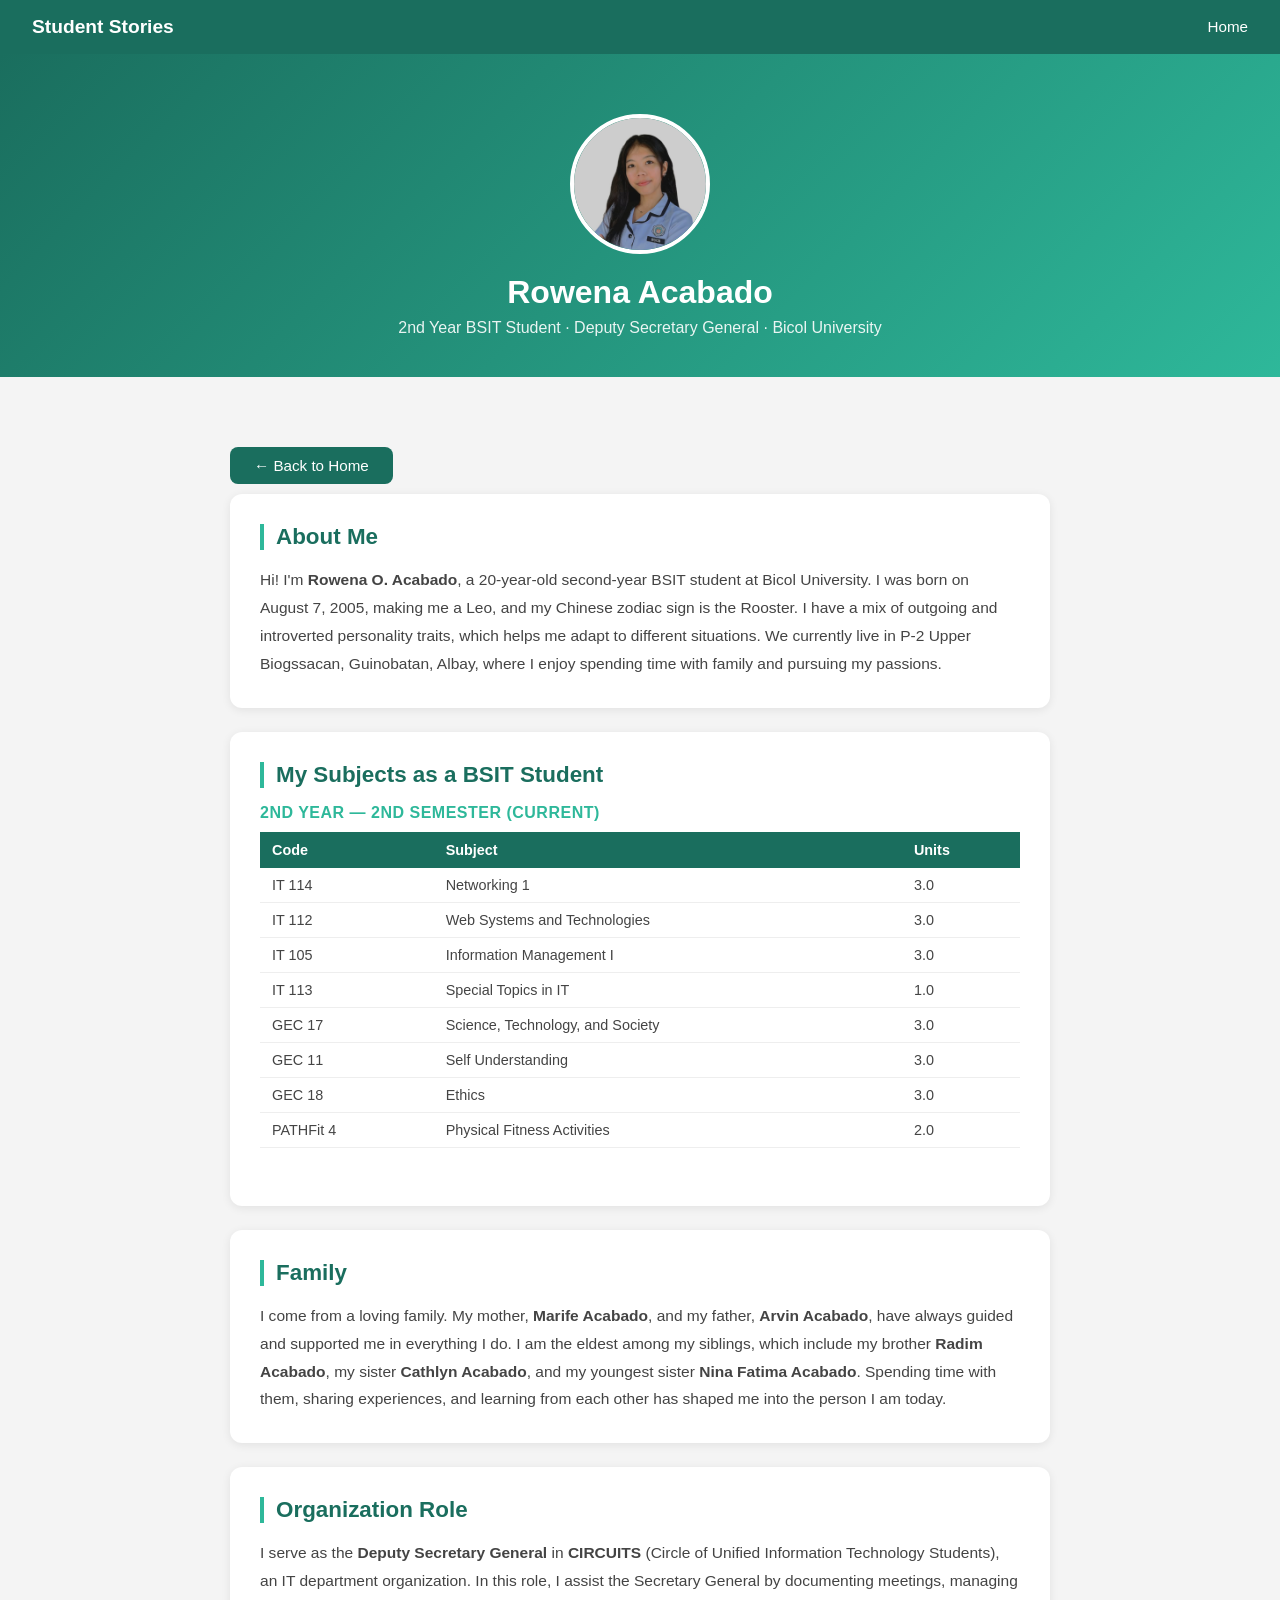
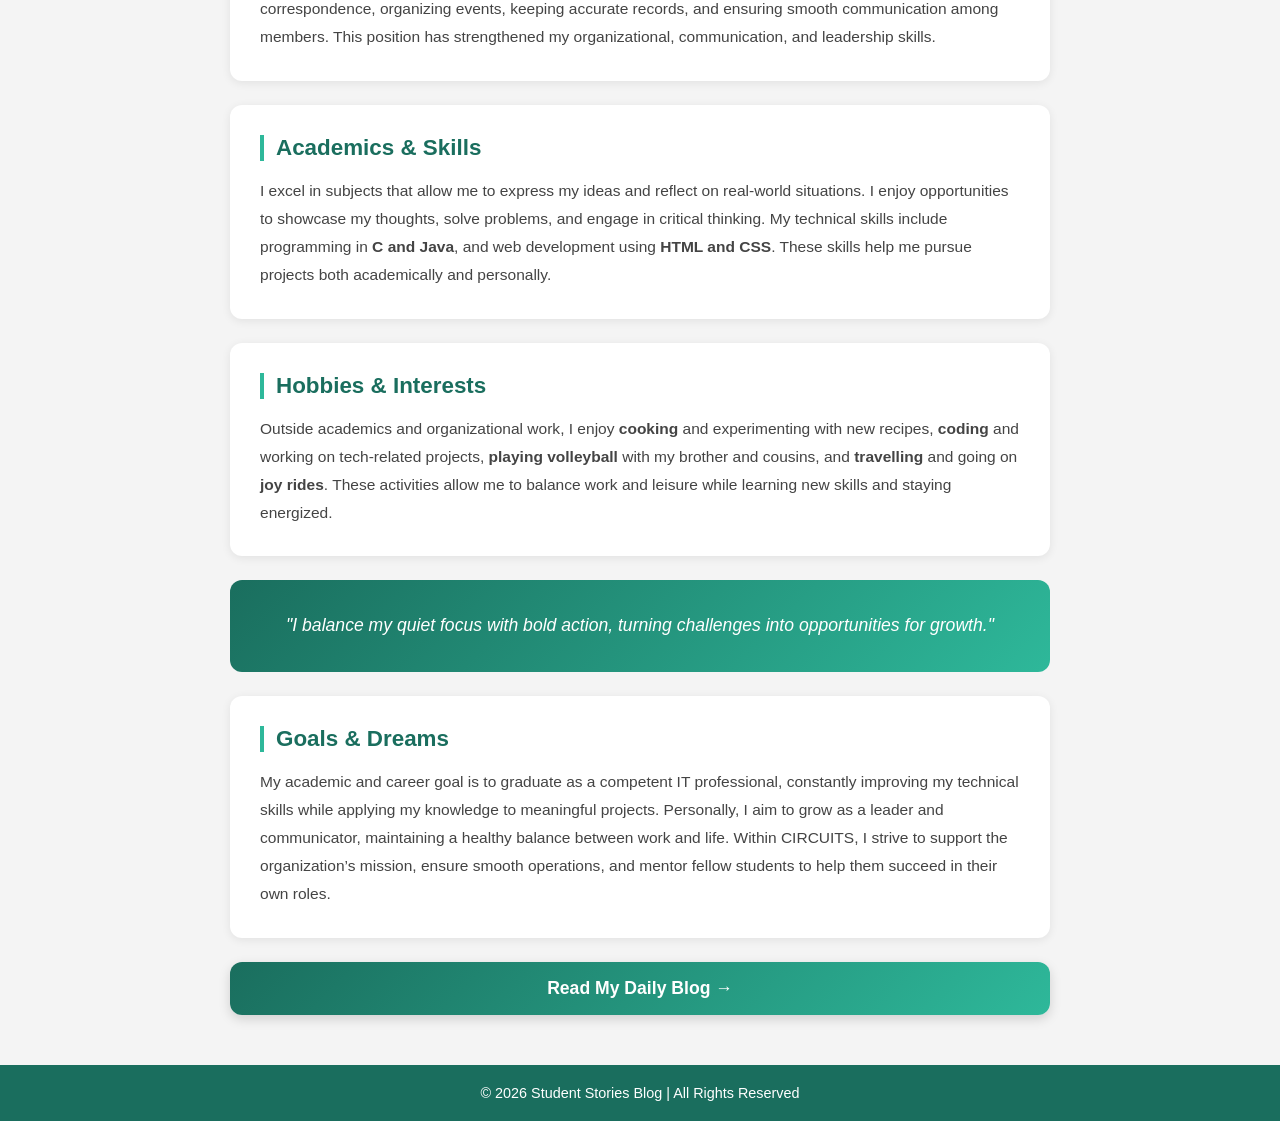
<file: student1.html>
<!DOCTYPE html>
<html lang="en">
<head>
    <meta charset="UTF-8">
    <title>Elisha Faith Alcazar - Student Profile</title>
    <meta name="viewport" content="width=device-width, initial-scale=1.0">
    <link rel="stylesheet" href="style.css">
    <style>
        * { box-sizing: border-box; margin: 0; padding: 0; }
        body { font-family: 'Segoe UI', sans-serif; background: #f4f4f4; color: #333; }

        header {
            background: #1a6e5e;
            color: white;
            display: flex;
            justify-content: space-between;
            align-items: center;
            padding: 16px 32px;
        }
        header .logo { font-weight: bold; font-size: 1.2rem; }
        header nav a { color: white; text-decoration: none; font-size: 0.95rem; }

        .profile-hero {
            background: linear-gradient(135deg, #1a6e5e, #2eb89a);
            color: white;
            text-align: center;
            padding: 60px 20px 40px;
        }
        .profile-hero img {
            width: 140px;
            height: 140px;
            border-radius: 50%;
            object-fit: cover;
            border: 4px solid white;
            margin-bottom: 16px;
        }
        .profile-hero h1 { font-size: 2rem; margin-bottom: 8px; }
        .profile-hero p { font-size: 1rem; opacity: 0.9; }

        .blog-content {
            max-width: 860px;
            margin: 40px auto;
            padding: 0 20px;
        }

        .blog-section {
            background: white;
            border-radius: 12px;
            padding: 30px;
            margin-bottom: 24px;
            box-shadow: 0 2px 10px rgba(0,0,0,0.08);
        }
        .blog-section h2 {
            color: #1a6e5e;
            font-size: 1.4rem;
            margin-bottom: 16px;
            border-left: 4px solid #2eb89a;
            padding-left: 12px;
        }
        .blog-section p { color: #444; line-height: 1.8; font-size: 0.97rem; }

        .tag {
            display: inline-block;
            background: #e0f5f0;
            color: #1a6e5e;
            border-radius: 20px;
            padding: 4px 14px;
            margin: 4px;
            font-size: 0.85rem;
            font-weight: 500;
        }

        .sem-block { margin-bottom: 28px; }
        .sem-block h3 {
            color: #2eb89a;
            font-size: 1rem;
            margin-bottom: 10px;
            text-transform: uppercase;
            letter-spacing: 0.5px;
        }
        table { width: 100%; border-collapse: collapse; font-size: 0.9rem; }
        th { background: #1a6e5e; color: white; padding: 10px 12px; text-align: left; }
        td { padding: 9px 12px; border-bottom: 1px solid #eee; color: #444; }
        tr:hover td { background: #f0faf7; }

        .quote-box {
            background: linear-gradient(135deg, #1a6e5e, #2eb89a);
            color: white;
            border-radius: 12px;
            padding: 30px;
            text-align: center;
            margin-bottom: 24px;
            font-size: 1.1rem;
            font-style: italic;
            line-height: 1.8;
        }

        .back-btn {
            display: inline-block;
            margin: 30px 0 10px;
            background: #1a6e5e;
            color: white;
            padding: 10px 24px;
            border-radius: 8px;
            text-decoration: none;
            font-size: 0.95rem;
        }
        .back-btn:hover { background: #2eb89a; }

        .daily-btn {
            display: block;
            text-align: center;
            background: linear-gradient(135deg, #1a6e5e, #2eb89a);
            color: white;
            padding: 16px;
            border-radius: 12px;
            text-decoration: none;
            font-size: 1.1rem;
            font-weight: bold;
            margin-bottom: 40px;
            box-shadow: 0 4px 12px rgba(0,0,0,0.15);
        }
        .daily-btn:hover { opacity: 0.9; }

        footer {
            background: #1a6e5e;
            color: white;
            text-align: center;
            padding: 20px;
            font-size: 0.9rem;
        }
    </style>
</head>
<body>

    <header>
        <div class="logo">Student Stories</div>
        <nav><a href="index.html">Home</a></nav>
    </header>

    <section class="profile-hero">
        <img src="images/student1.jpg" alt="Rowena Acabado">
        <h1>Rowena Acabado</h1>
        <p>2nd Year BSIT Student · Deputy Secretary General · Bicol University</p>
    </section>

    <div class="blog-content">

        <a href="index.html" class="back-btn">← Back to Home</a>

        <!-- Personal Info -->
        <div class="blog-section">
            <h2>About Me</h2>
            <p>Hi! I'm <strong>Rowena O. Acabado</strong>, a 20-year-old second-year BSIT student at Bicol University. I was born on August 7, 2005, making me a Leo, and my Chinese zodiac sign is the Rooster. I have a mix of outgoing and introverted personality traits, which helps me adapt to different situations. We currently live in P-2 Upper Biogssacan, Guinobatan, Albay, where I enjoy spending time with family and pursuing my passions.</p>
        </div>

        <!-- Subjects -->
        <div class="blog-section">
            <h2>My Subjects as a BSIT Student</h2>

            <div class="sem-block">
                <h3>2nd Year — 2nd Semester (Current)</h3>
                <table>
                    <tr><th>Code</th><th>Subject</th><th>Units</th></tr>
                    <tr><td>IT 114</td><td>Networking 1</td><td>3.0</td></tr>
                    <tr><td>IT 112</td><td>Web Systems and Technologies</td><td>3.0</td></tr>
                    <tr><td>IT 105</td><td>Information Management I</td><td>3.0</td></tr>
                    <tr><td>IT 113</td><td>Special Topics in IT</td><td>1.0</td></tr>
                    <tr><td>GEC 17</td><td>Science, Technology, and Society</td><td>3.0</td></tr>
                    <tr><td>GEC 11</td><td>Self Understanding</td><td>3.0</td></tr>
                    <tr><td>GEC 18</td><td>Ethics</td><td>3.0</td></tr>
                    <tr><td>PATHFit 4</td><td>Physical Fitness Activities</td><td>2.0</td></tr>
                </table>
            </div>
            </div>

        <!-- Family -->
        <div class="blog-section">
            <h2>Family</h2>
            <p>I come from a loving family. My mother, <strong>Marife Acabado</strong>, and my father, <strong>Arvin Acabado</strong>, have always guided and supported me in everything I do. I am the eldest among my siblings, which include my brother <strong>Radim Acabado</strong>, my sister <strong>Cathlyn Acabado</strong>, and my youngest sister <strong>Nina Fatima Acabado</strong>. Spending time with them, sharing experiences, and learning from each other has shaped me into the person I am today.</p>
        </div>

        <!-- Organization Role -->
        <div class="blog-section">
            <h2>Organization Role</h2>
            <p>I serve as the <strong>Deputy Secretary General</strong> in <strong>CIRCUITS</strong> (Circle of Unified Information Technology Students), an IT department organization. In this role, I assist the Secretary General by documenting meetings, managing correspondence, organizing events, keeping accurate records, and ensuring smooth communication among members. This position has strengthened my organizational, communication, and leadership skills.</p>
        </div>

        <!-- Academics / Skills -->
        <div class="blog-section">
            <h2>Academics & Skills</h2>
            <p>I excel in subjects that allow me to express my ideas and reflect on real-world situations. I enjoy opportunities to showcase my thoughts, solve problems, and engage in critical thinking. My technical skills include programming in <strong>C and Java</strong>, and web development using <strong>HTML and CSS</strong>. These skills help me pursue projects both academically and personally.</p>
        </div>

        <!-- Hobbies & Interests -->
        <div class="blog-section">
            <h2>Hobbies & Interests</h2>
            <p>Outside academics and organizational work, I enjoy <strong>cooking</strong> and experimenting with new recipes, <strong>coding</strong> and working on tech-related projects, <strong>playing volleyball</strong> with my brother and cousins, and <strong>travelling</strong> and going on <strong>joy rides</strong>. These activities allow me to balance work and leisure while learning new skills and staying energized.</p>
        </div>

        <!-- Quote -->
        <div class="quote-box">
            "I balance my quiet focus with bold action, turning challenges into opportunities for growth."
        </div>

        <!-- Goals -->
        <div class="blog-section">
            <h2>Goals & Dreams</h2>
            <p>My academic and career goal is to graduate as a competent IT professional, constantly improving my technical skills while applying my knowledge to meaningful projects. Personally, I aim to grow as a leader and communicator, maintaining a healthy balance between work and life. Within CIRCUITS, I strive to support the organization’s mission, ensure smooth operations, and mentor fellow students to help them succeed in their own roles.</p>
        </div>

        <!-- Daily Blog Button -->
        <a href="rowena-blogpage.html" class="daily-btn">Read My Daily Blog →</a>

    </div>

    <footer>
        <p>© 2026 Student Stories Blog | All Rights Reserved</p>
    </footer>

</body>
</html>
</file>
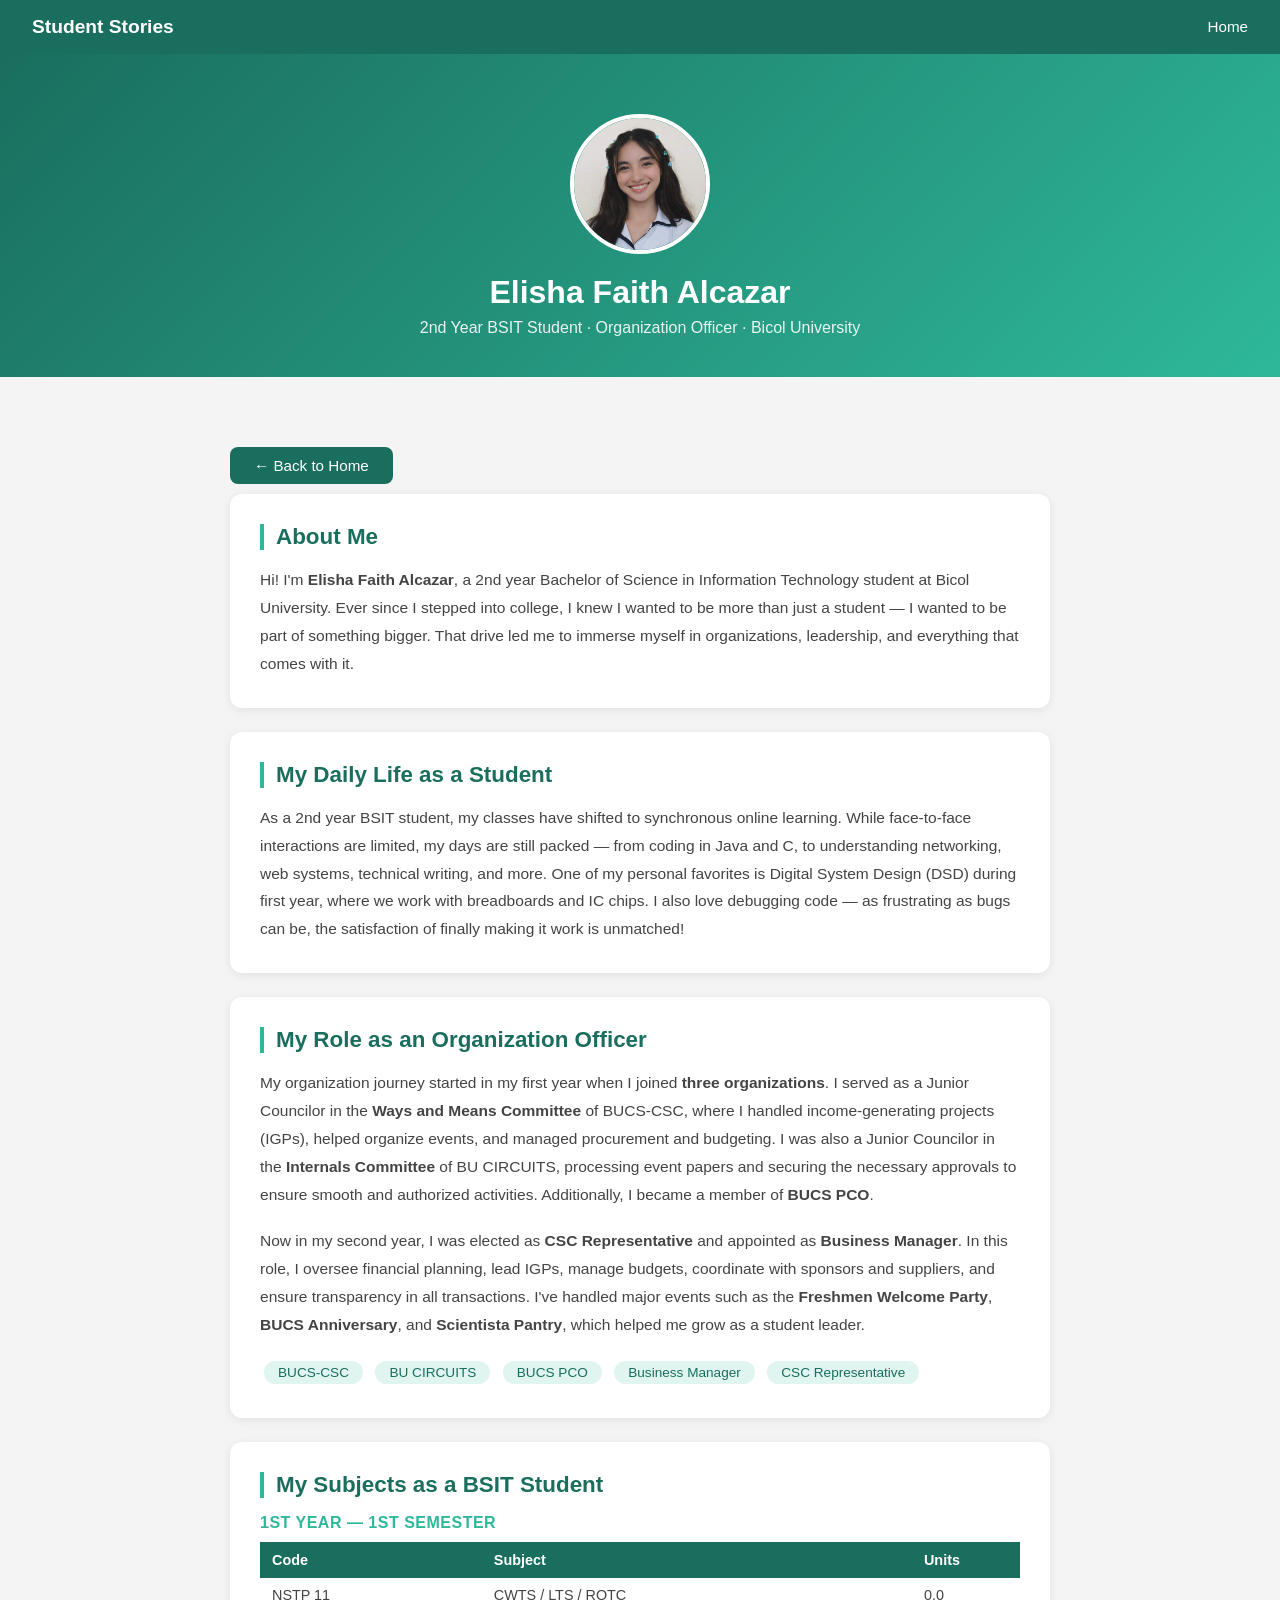
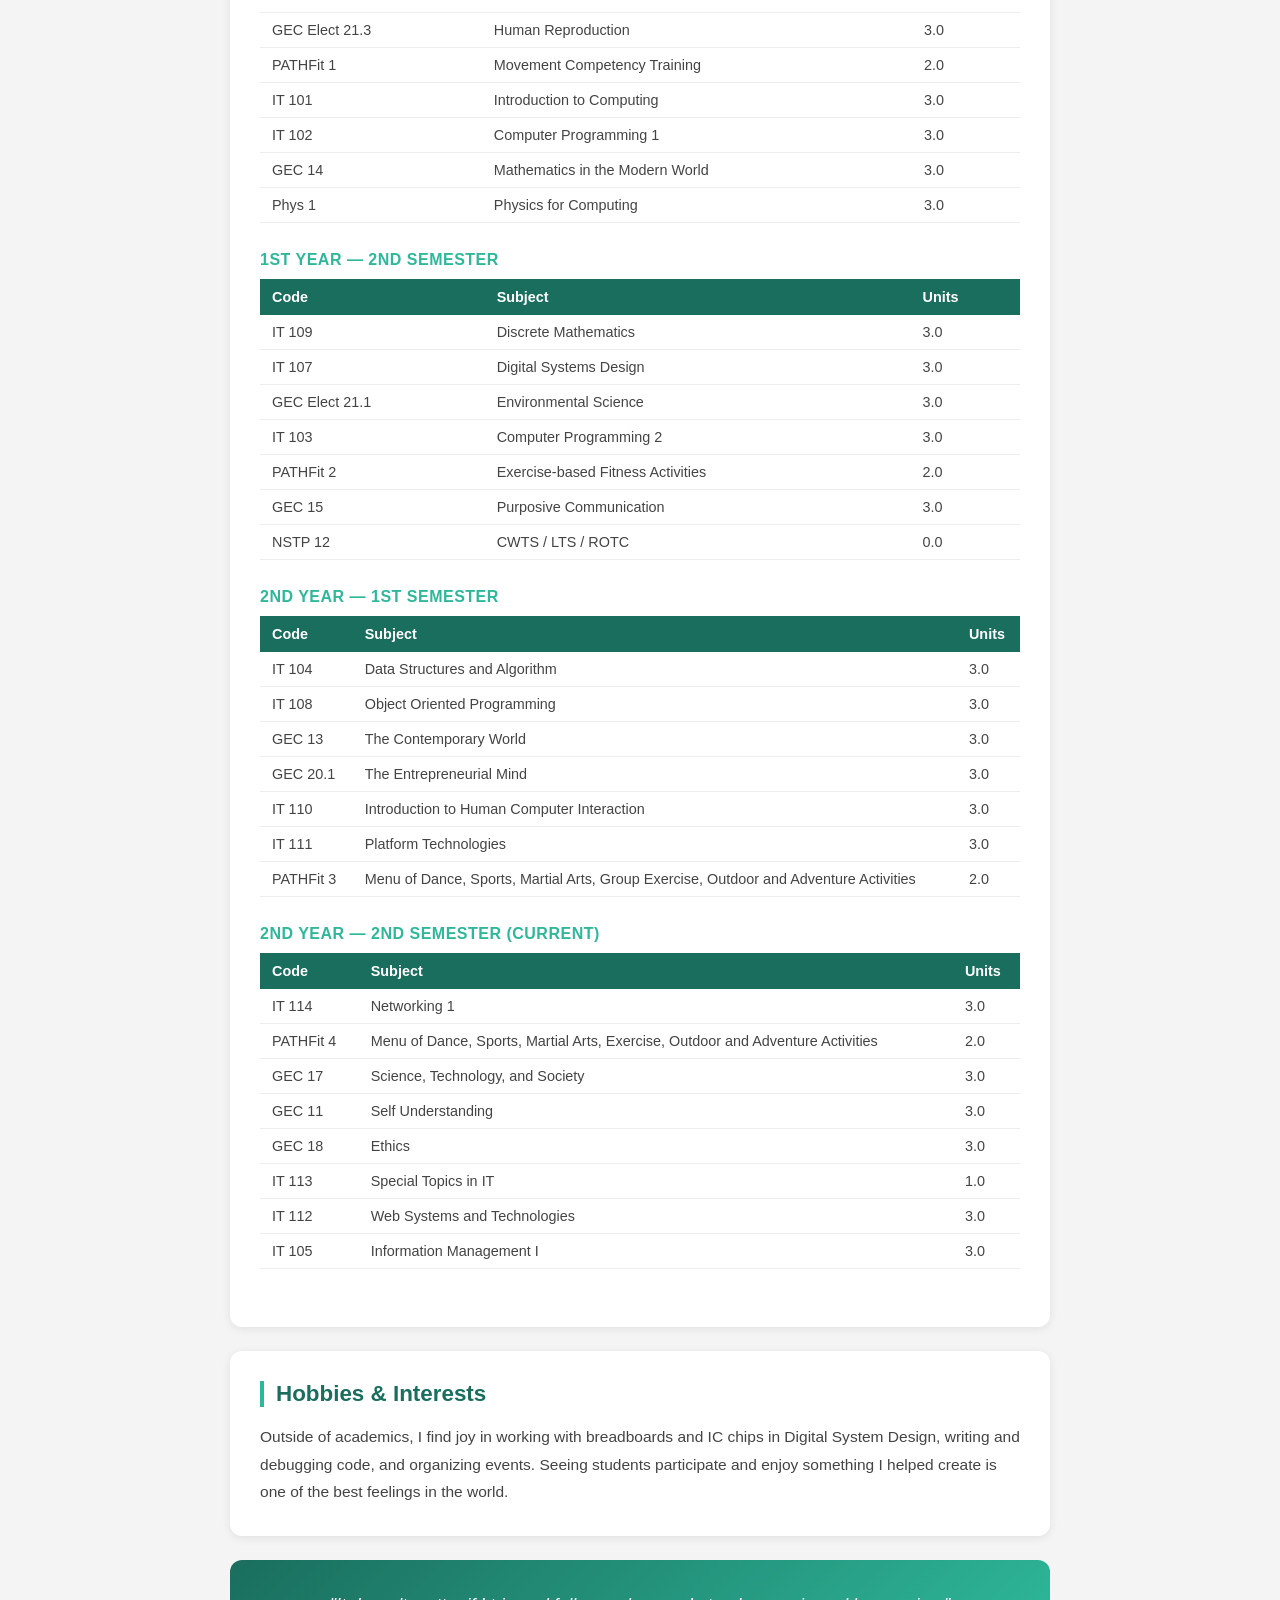
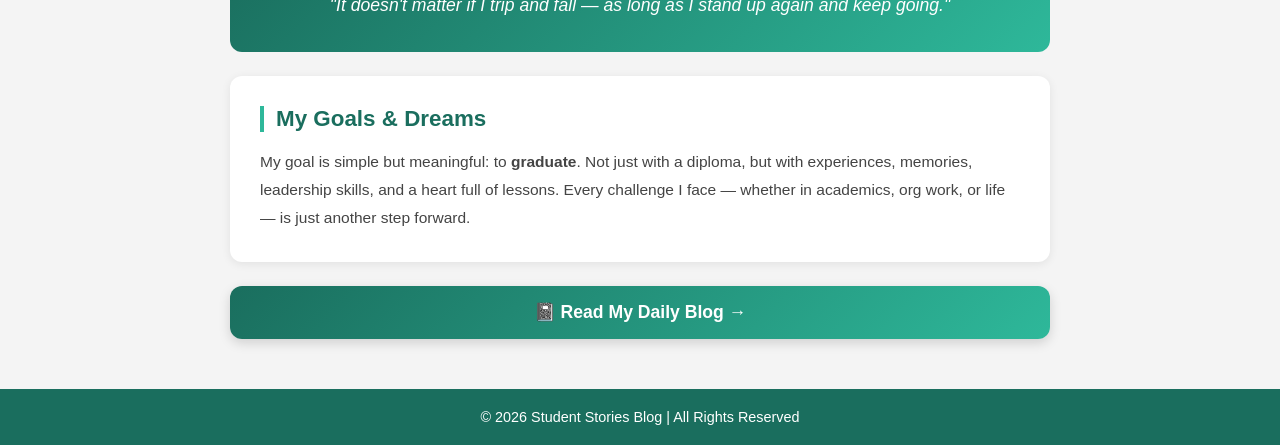
<file: student2.html>
<!DOCTYPE html>
<html lang="en">
<head>
    <meta charset="UTF-8">
    <title>Elisha Faith Alcazar - Student Profile</title>
    <meta name="viewport" content="width=device-width, initial-scale=1.0">
    <link rel="stylesheet" href="style.css">
    <style>
        * { box-sizing: border-box; margin: 0; padding: 0; }
        body { font-family: 'Segoe UI', sans-serif; background: #f4f4f4; color: #333; }

        header {
            background: #1a6e5e;
            color: white;
            display: flex;
            justify-content: space-between;
            align-items: center;
            padding: 16px 32px;
        }
        header .logo { font-weight: bold; font-size: 1.2rem; }
        header nav a { color: white; text-decoration: none; font-size: 0.95rem; }

        .profile-hero {
            background: linear-gradient(135deg, #1a6e5e, #2eb89a);
            color: white;
            text-align: center;
            padding: 60px 20px 40px;
        }
        .profile-hero img {
            width: 140px;
            height: 140px;
            border-radius: 50%;
            object-fit: cover;
            border: 4px solid white;
            margin-bottom: 16px;
        }
        .profile-hero h1 { font-size: 2rem; margin-bottom: 8px; }
        .profile-hero p { font-size: 1rem; opacity: 0.9; }

        .blog-content {
            max-width: 860px;
            margin: 40px auto;
            padding: 0 20px;
        }

        .blog-section {
            background: white;
            border-radius: 12px;
            padding: 30px;
            margin-bottom: 24px;
            box-shadow: 0 2px 10px rgba(0,0,0,0.08);
        }
        .blog-section h2 {
            color: #1a6e5e;
            font-size: 1.4rem;
            margin-bottom: 16px;
            border-left: 4px solid #2eb89a;
            padding-left: 12px;
        }
        .blog-section p { color: #444; line-height: 1.8; font-size: 0.97rem; }

        .tag {
            display: inline-block;
            background: #e0f5f0;
            color: #1a6e5e;
            border-radius: 20px;
            padding: 4px 14px;
            margin: 4px;
            font-size: 0.85rem;
            font-weight: 500;
        }

        .sem-block { margin-bottom: 28px; }
        .sem-block h3 {
            color: #2eb89a;
            font-size: 1rem;
            margin-bottom: 10px;
            text-transform: uppercase;
            letter-spacing: 0.5px;
        }
        table { width: 100%; border-collapse: collapse; font-size: 0.9rem; }
        th { background: #1a6e5e; color: white; padding: 10px 12px; text-align: left; }
        td { padding: 9px 12px; border-bottom: 1px solid #eee; color: #444; }
        tr:hover td { background: #f0faf7; }

        .quote-box {
            background: linear-gradient(135deg, #1a6e5e, #2eb89a);
            color: white;
            border-radius: 12px;
            padding: 30px;
            text-align: center;
            margin-bottom: 24px;
            font-size: 1.1rem;
            font-style: italic;
            line-height: 1.8;
        }

        .back-btn {
            display: inline-block;
            margin: 30px 0 10px;
            background: #1a6e5e;
            color: white;
            padding: 10px 24px;
            border-radius: 8px;
            text-decoration: none;
            font-size: 0.95rem;
        }
        .back-btn:hover { background: #2eb89a; }

        .daily-btn {
            display: block;
            text-align: center;
            background: linear-gradient(135deg, #1a6e5e, #2eb89a);
            color: white;
            padding: 16px;
            border-radius: 12px;
            text-decoration: none;
            font-size: 1.1rem;
            font-weight: bold;
            margin-bottom: 40px;
            box-shadow: 0 4px 12px rgba(0,0,0,0.15);
        }
        .daily-btn:hover { opacity: 0.9; }

        footer {
            background: #1a6e5e;
            color: white;
            text-align: center;
            padding: 20px;
            font-size: 0.9rem;
        }
    </style>
</head>
<body>

    <header>
        <div class="logo">Student Stories</div>
        <nav><a href="index.html">Home</a></nav>
    </header>

    <section class="profile-hero">
        <img src="images/student2.jpg" alt="Elisha Faith Alcazar">
        <h1>Elisha Faith Alcazar</h1>
        <p>2nd Year BSIT Student · Organization Officer · Bicol University</p>
    </section>

    <div class="blog-content">

        <a href="index.html" class="back-btn">← Back to Home</a>

        <!-- About Me -->
        <div class="blog-section">
            <h2>About Me</h2>
            <p>Hi! I'm <strong>Elisha Faith Alcazar</strong>, a 2nd year Bachelor of Science in Information Technology student at Bicol University. Ever since I stepped into college, I knew I wanted to be more than just a student — I wanted to be part of something bigger. That drive led me to immerse myself in organizations, leadership, and everything that comes with it.</p>
        </div>

        <!-- Daily Life -->
        <div class="blog-section">
            <h2>My Daily Life as a Student</h2>
            <p>As a 2nd year BSIT student, my classes have shifted to synchronous online learning. While face-to-face interactions are limited, my days are still packed — from coding in Java and C, to understanding networking, web systems, technical writing, and more. One of my personal favorites is Digital System Design (DSD) during first year, where we work with breadboards and IC chips. I also love debugging code — as frustrating as bugs can be, the satisfaction of finally making it work is unmatched!</p>
        </div>

        <!-- Organization -->
        <div class="blog-section">
            <h2>My Role as an Organization Officer</h2>
            <p>My organization journey started in my first year when I joined <strong>three organizations</strong>. I served as a Junior Councilor in the <strong>Ways and Means Committee</strong> of BUCS-CSC, where I handled income-generating projects (IGPs), helped organize events, and managed procurement and budgeting. I was also a Junior Councilor in the <strong>Internals Committee</strong> of BU CIRCUITS, processing event papers and securing the necessary approvals to ensure smooth and authorized activities. Additionally, I became a member of <strong>BUCS PCO</strong>.</p>
            <br>
            <p>Now in my second year, I was elected as <strong>CSC Representative</strong> and appointed as <strong>Business Manager</strong>. In this role, I oversee financial planning, lead IGPs, manage budgets, coordinate with sponsors and suppliers, and ensure transparency in all transactions. I've handled major events such as the <strong>Freshmen Welcome Party</strong>, <strong>BUCS Anniversary</strong>, and <strong>Scientista Pantry</strong>, which helped me grow as a student leader.</p>
            <br>
            <div>
                <span class="tag">BUCS-CSC</span>
                <span class="tag">BU CIRCUITS</span>
                <span class="tag">BUCS PCO</span>
                <span class="tag">Business Manager</span>
                <span class="tag">CSC Representative</span>
            </div>
        </div>

        <!-- Subjects -->
        <div class="blog-section">
            <h2>My Subjects as a BSIT Student</h2>

            <div class="sem-block">
                <h3>1st Year — 1st Semester</h3>
                <table>
                    <tr><th>Code</th><th>Subject</th><th>Units</th></tr>
                    <tr><td>NSTP 11</td><td>CWTS / LTS / ROTC</td><td>0.0</td></tr>
                    <tr><td>GEC Elect 21.3</td><td>Human Reproduction</td><td>3.0</td></tr>
                    <tr><td>PATHFit 1</td><td>Movement Competency Training</td><td>2.0</td></tr>
                    <tr><td>IT 101</td><td>Introduction to Computing</td><td>3.0</td></tr>
                    <tr><td>IT 102</td><td>Computer Programming 1</td><td>3.0</td></tr>
                    <tr><td>GEC 14</td><td>Mathematics in the Modern World</td><td>3.0</td></tr>
                    <tr><td>Phys 1</td><td>Physics for Computing</td><td>3.0</td></tr>
                </table>
            </div>

            <div class="sem-block">
                <h3>1st Year — 2nd Semester</h3>
                <table>
                    <tr><th>Code</th><th>Subject</th><th>Units</th></tr>
                    <tr><td>IT 109</td><td>Discrete Mathematics</td><td>3.0</td></tr>
                    <tr><td>IT 107</td><td>Digital Systems Design</td><td>3.0</td></tr>
                    <tr><td>GEC Elect 21.1</td><td>Environmental Science</td><td>3.0</td></tr>
                    <tr><td>IT 103</td><td>Computer Programming 2</td><td>3.0</td></tr>
                    <tr><td>PATHFit 2</td><td>Exercise-based Fitness Activities</td><td>2.0</td></tr>
                    <tr><td>GEC 15</td><td>Purposive Communication</td><td>3.0</td></tr>
                    <tr><td>NSTP 12</td><td>CWTS / LTS / ROTC</td><td>0.0</td></tr>
                </table>
            </div>

            <div class="sem-block">
                <h3>2nd Year — 1st Semester</h3>
                <table>
                    <tr><th>Code</th><th>Subject</th><th>Units</th></tr>
                    <tr><td>IT 104</td><td>Data Structures and Algorithm</td><td>3.0</td></tr>
                    <tr><td>IT 108</td><td>Object Oriented Programming</td><td>3.0</td></tr>
                    <tr><td>GEC 13</td><td>The Contemporary World</td><td>3.0</td></tr>
                    <tr><td>GEC 20.1</td><td>The Entrepreneurial Mind</td><td>3.0</td></tr>
                    <tr><td>IT 110</td><td>Introduction to Human Computer Interaction</td><td>3.0</td></tr>
                    <tr><td>IT 111</td><td>Platform Technologies</td><td>3.0</td></tr>
                    <tr><td>PATHFit 3</td><td>Menu of Dance, Sports, Martial Arts, Group Exercise, Outdoor and Adventure Activities</td><td>2.0</td></tr>
                </table>
            </div>

            <div class="sem-block">
                <h3>2nd Year — 2nd Semester (Current)</h3>
                <table>
                    <tr><th>Code</th><th>Subject</th><th>Units</th></tr>
                    <tr><td>IT 114</td><td>Networking 1</td><td>3.0</td></tr>
                    <tr><td>PATHFit 4</td><td>Menu of Dance, Sports, Martial Arts, Exercise, Outdoor and Adventure Activities</td><td>2.0</td></tr>
                    <tr><td>GEC 17</td><td>Science, Technology, and Society</td><td>3.0</td></tr>
                    <tr><td>GEC 11</td><td>Self Understanding</td><td>3.0</td></tr>
                    <tr><td>GEC 18</td><td>Ethics</td><td>3.0</td></tr>
                    <tr><td>IT 113</td><td>Special Topics in IT</td><td>1.0</td></tr>
                    <tr><td>IT 112</td><td>Web Systems and Technologies</td><td>3.0</td></tr>
                    <tr><td>IT 105</td><td>Information Management I</td><td>3.0</td></tr>
                </table>
            </div>

        </div>

        <!-- Hobbies -->
        <div class="blog-section">
            <h2>Hobbies & Interests</h2>
            <p>Outside of academics, I find joy in working with breadboards and IC chips in Digital System Design, writing and debugging code, and organizing events. Seeing students participate and enjoy something I helped create is one of the best feelings in the world.</p>
        </div>

        <!-- Quote -->
        <div class="quote-box">
            "It doesn't matter if I trip and fall — as long as I stand up again and keep going."
        </div>

        <!-- Goals -->
        <div class="blog-section">
            <h2>My Goals & Dreams</h2>
            <p>My goal is simple but meaningful: to <strong>graduate</strong>. Not just with a diploma, but with experiences, memories, leadership skills, and a heart full of lessons. Every challenge I face — whether in academics, org work, or life — is just another step forward.</p>
        </div>

        <!-- Daily Blog Button -->
        <a href="blog.html" class="daily-btn">📓 Read My Daily Blog →</a>

    </div>

    <footer>
        <p>© 2026 Student Stories Blog | All Rights Reserved</p>
    </footer>

</body>
</html>
</file>
<file: style.css>
* {
    margin: 0;
    padding: 0;
    box-sizing: border-box;
}

body {
    font-family: 'Segoe UI', sans-serif;
    background: #f5f7fa;
    color: #333;
}

/* Header */
header {
    background: #0f766e;
    color: white;
    display: flex;
    justify-content: space-between;
    align-items: center;
    padding: 15px 8%;
}

.logo {
    font-size: 20px;
    font-weight: bold;
}

nav a {
    color: white;
    text-decoration: none;
    margin-left: 20px;
}

/* Hero */
.hero {
    background: linear-gradient(to right, #0f766e, #14b8a6);
    color: white;
    text-align: center;
    padding: 80px 20px;
}

.hero h1 {
    font-size: 40px;
    margin-bottom: 15px;
}

/* Cards */
.cards {
    display: flex;
    justify-content: center;
    gap: 30px;
    padding: 50px 8%;
    flex-wrap: wrap;
}

.card {
    background: white;
    width: 320px;
    border-radius: 10px;
    overflow: hidden;
    box-shadow: 0 5px 15px rgba(0,0,0,0.1);
    transition: 0.3s;
}

.card:hover {
    transform: translateY(-5px);
}

.card img {
    width: 100%;
    height: 200px;
    object-fit: cover;
}

.card-content {
    padding: 20px;
}

.card-content h2 {
    font-size: 18px;
    margin-bottom: 10px;
}

.card-content p {
    font-size: 14px;
    margin-bottom: 15px;
}

.btn {
    display: inline-block;
    padding: 8px 15px;
    background: #0f766e;
    color: white;
    text-decoration: none;
    border-radius: 5px;
}

/* Blog Page */
.blog {
    max-width: 800px;
    margin: 50px auto;
    padding: 20px;
}

.blog-image {
    width: 100%;
    border-radius: 10px;
    margin-bottom: 20px;
}

.blog h1 {
    margin-bottom: 10px;
}

.date {
    color: gray;
    font-size: 14px;
    margin-bottom: 20px;
}

/* Footer */
footer {
    text-align: center;
    padding: 20px;
    background: #0f766e;
    color: white;
    margin-top: 50px;
}

/* Responsive */
@media (max-width: 768px) {

    header {
        flex-direction: column;
        text-align: center;
    }

    .hero h1 {
        font-size: 28px;
    }

    .cards {
        flex-direction: column;
        align-items: center;
    }

    .card {
        width: 90%;
    }
}
</file>
